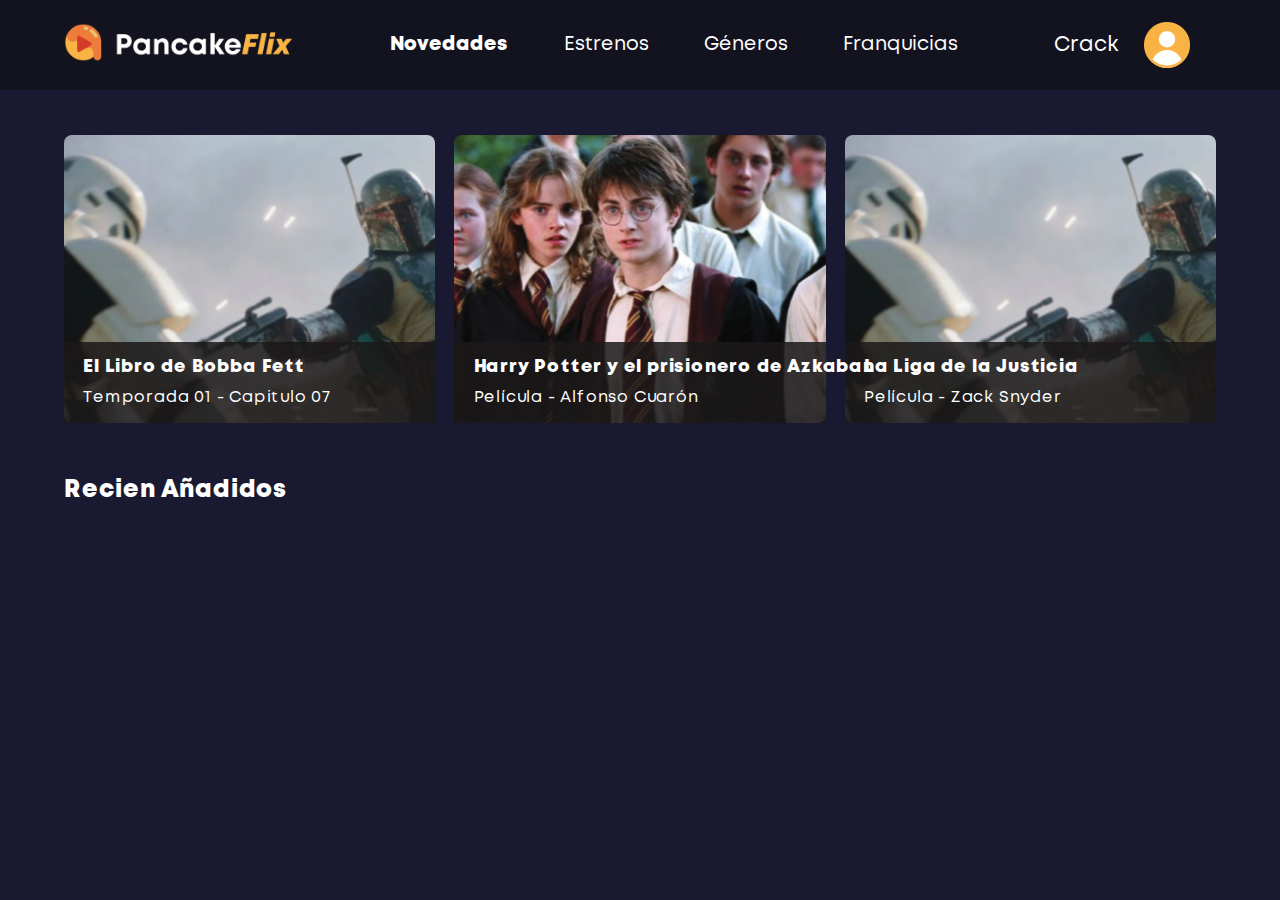
<file: index.html>
<!DOCTYPE html>
<html lang="en">
<head>
    <meta charset="UTF-8">
    <meta http-equiv="X-UA-Compatible" content="IE=edge">
    <meta name="viewport" content="width=device-width, initial-scale=1.0">
    <title>Pancakeflix</title>
    <link rel="stylesheet" href="./main.css">
    <link rel="icon" href="./imagenes/favicon.png">
</head>

<body>
    <header>
        <a href="./index.html"><img class="ig1" src="./imagenes/pancakeflix.png" alt=""></a>
        <div class="tec">
        <a class="señalado" href="./index.html">Novedades</a>
        <a href="./index.html">Estrenos</a>
        <a href="./index.html">Géneros</a>
        <a href="./franquicias.html">Franquicias</a>
        </div>    
        <!--<div class="buscador">
            <input type="text" placeholder="Buscar por nombre..." class="buscar_texto">
            <a href="" class="boton">
                <img src="./imagenes/buscar.png" alt="" class="buscar">
            </a>-->

        </div>
        <div class="usuario">
            <a href="*">Crack</a>
            <img src="./imagenes/usuario.png" alt="">
        </div>
    </header>
    <div class="pag">
        <div class="blanco"></div>

    
    <section>


        <div class="novedades">

            <div class="pel1">
                <a class="boba" href="./index.html"><div class="bfett"><div class="margen"></div></div>
                    <h3 class="bb1">El Libro de Bobba Fett</h3>
                        <p class="bb1p">Temporada 01 - Capitulo 07</p></a>

                <a class="hp3" href="./wizardingworld.html"><div class="hp3t"><div class="margen"></div></div>
                    <h3 class="bb1">Harry Potter y el prisionero de Azkaban</h3>
                        <p class="bb1p">Película - Alfonso Cuarón</p></a>
                
                <a class="lldlj" href="./index.html"><div class="lldljt"><div class="margen"></div></div>
                    <h3 class="bb1">La Liga de la Justicia</h3>
                        <p class="bb1p">Película - Zack Snyder</p></a>    
                </div>
        </div>
    </section>
    
    <div class="recien">
        <h2>Recien Añadidos</h2> 
    </div>
 
    <section class="grid">
        
    </section>

</body>
</html>
</file>
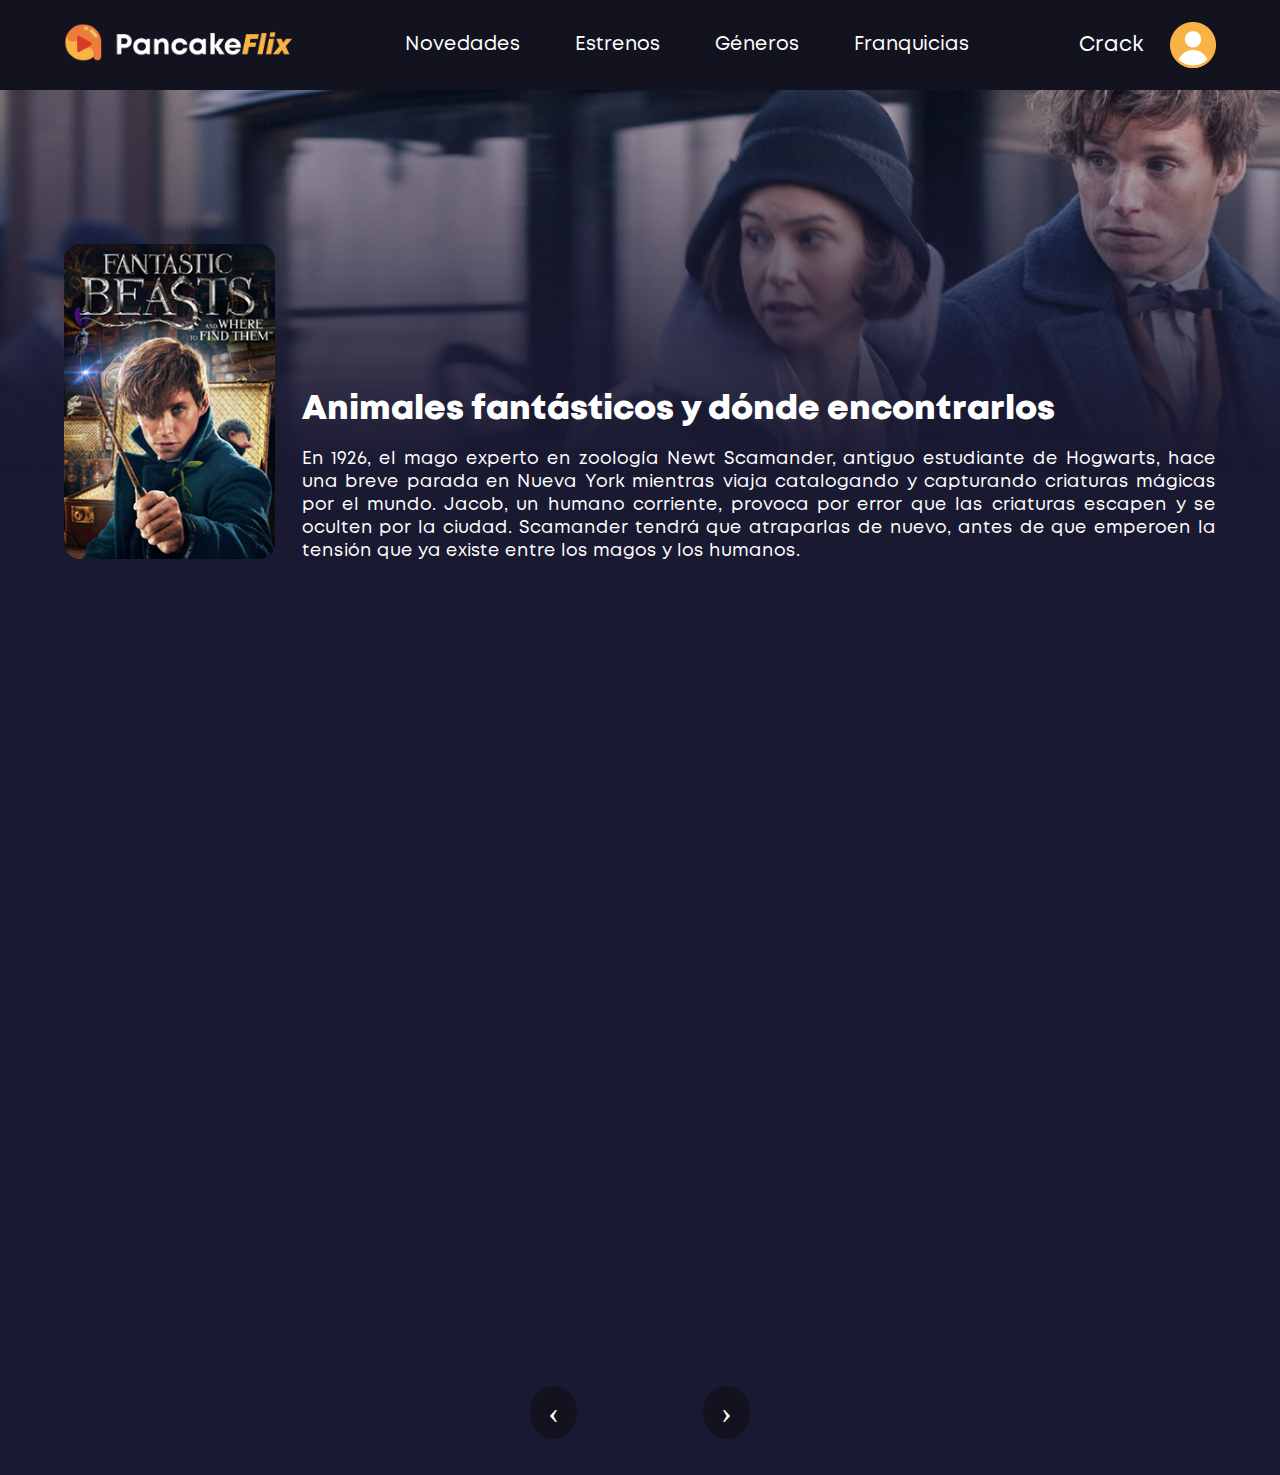
<file: afyde1.html>
<!DOCTYPE html>
<html lang="en">
<head>
    <meta charset="UTF-8">
    <meta http-equiv="X-UA-Compatible" content="IE=edge">
    <meta name="viewport" content="width=device-width, initial-scale=1.0">
    <title>Pancakeflix</title>
    <link rel="stylesheet" href="./afyde1.css">
    <link rel="icon" href="./imagenes/favicon.png">
</head>

<body>
    <header>
        <a href="./index.html"><img class="ig1" src="./imagenes/pancakeflix.png" alt=""></a>
        <div class="tec">
        <a href="./index.html">Novedades</a>
        <a href="./index.html">Estrenos</a>
        <a href="./index.html">Géneros</a>
        <a href="./franquicias.html">Franquicias</a>
        </div>    
        <!--<div class="buscador">
            <input type="text" placeholder="Buscar por nombre..." class="buscar_texto">
            <a href="" class="boton">
                <img src="./imagenes/buscar.png" alt="" class="buscar">
            </a>-->

        </div>
        <div class="usuario">
            <a href="*">Crack</a>
            <img src="./imagenes/usuario.png" alt="">
        </div>
    </header>
    <div class="pag">
        <div class="blanco"></div>

        <section class="banner">
            <div class="sinopsis">
                <div class="img">
                    <img src="./imagenes/WizardlyWorld/09.png" alt="">
                </div>
                <div class="texto">
                    <h2>Animales fantásticos y dónde encontrarlos</h2>
                    <p>En 1926, el mago experto en zoología Newt Scamander, antiguo estudiante de Hogwarts, hace una breve parada en Nueva York mientras viaja catalogando y capturando criaturas mágicas por el mundo. Jacob, un humano corriente, provoca por error que las criaturas escapen y se oculten por la ciudad. Scamander tendrá que atraparlas de nuevo, antes de que emperoen la tensión que ya existe entre los magos y los humanos.</p>
                </div>
        
            </div>
        
        </section>
        </div>
        
        <div class="reproductor">
            <iframe src="https://v2.zplayer.live/embed/tfrs89t00wfg" frameborder=0 scrolling=no width=640 height=360 allowfullscreen></iframe>
        </div>

        <div class="con">
            <a href="./hp8.html" class="previous round">&#8249;</a>
            <a href="./afyde2.html" class="next round">&#8250;</a>
        </div>
            
        </body>
        </html>
</file>
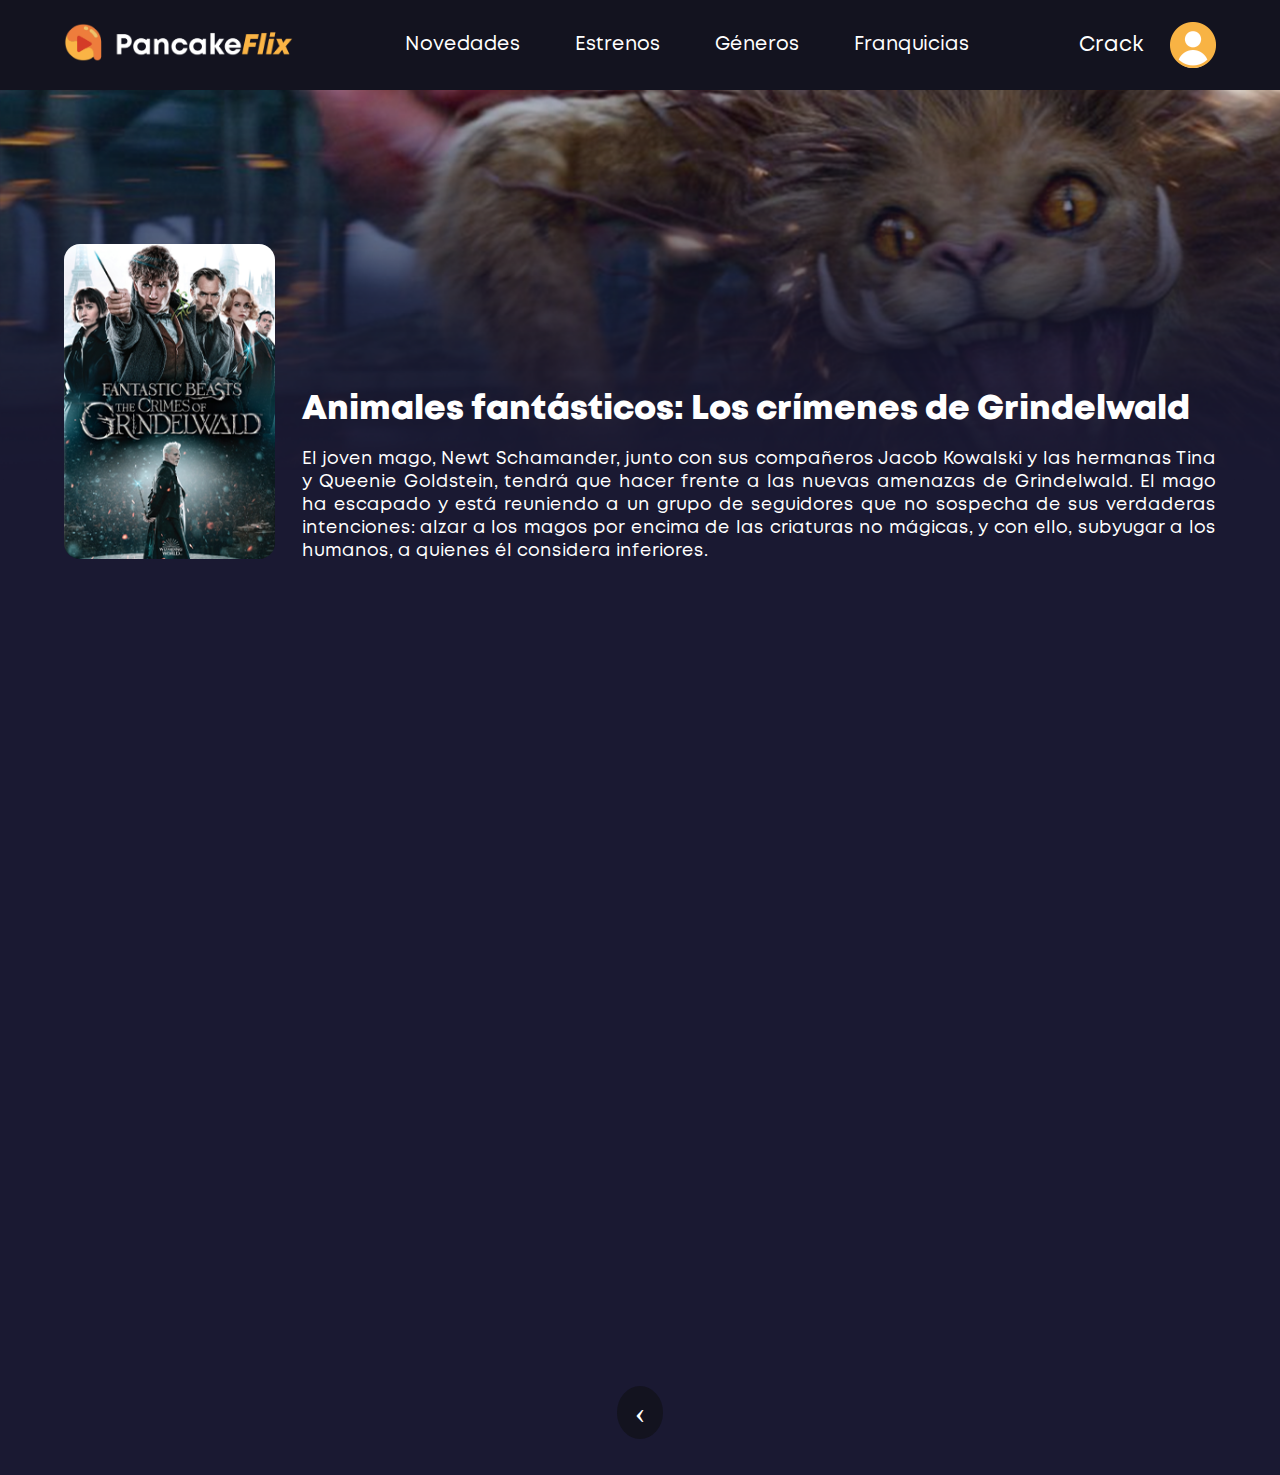
<file: afyde2.html>
<!DOCTYPE html>
<html lang="en">
<head>
    <meta charset="UTF-8">
    <meta http-equiv="X-UA-Compatible" content="IE=edge">
    <meta name="viewport" content="width=device-width, initial-scale=1.0">
    <title>Pancakeflix</title>
    <link rel="stylesheet" href="./afyde2.css">
    <link rel="icon" href="./imagenes/favicon.png">
</head>

<body>
    <header>
        <a href="./index.html"><img class="ig1" src="./imagenes/pancakeflix.png" alt=""></a>
        <div class="tec">
        <a href="./index.html">Novedades</a>
        <a href="./index.html">Estrenos</a>
        <a href="./index.html">Géneros</a>
        <a href="./franquicias.html">Franquicias</a>
        </div>    
        <!--<div class="buscador">
            <input type="text" placeholder="Buscar por nombre..." class="buscar_texto">
            <a href="" class="boton">
                <img src="./imagenes/buscar.png" alt="" class="buscar">
            </a>-->

        </div>
        <div class="usuario">
            <a href="*">Crack</a>
            <img src="./imagenes/usuario.png" alt="">
        </div>
    </header>
    <div class="pag">
        <div class="blanco"></div>

        <section class="banner">
            <div class="sinopsis">
                <div class="img">
                    <img src="./imagenes/WizardlyWorld/10.png" alt="">
                </div>
                <div class="texto">
                    <h2>Animales fantásticos: Los crímenes de Grindelwald</h2>
                    <p>El joven mago, Newt Schamander, junto con sus compañeros Jacob Kowalski y las hermanas Tina y Queenie Goldstein, tendrá que hacer frente a las nuevas amenazas de Grindelwald. El mago ha escapado y está reuniendo a un grupo de seguidores que no sospecha de sus verdaderas intenciones: alzar a los magos por encima de las criaturas no mágicas, y con ello, subyugar a los humanos, a quienes él considera inferiores.</p>
                </div>
        
            </div>
        
        </section>
        </div>
        
        <div class="reproductor">
            <iframe src="https://v2.zplayer.live/embed/tfrs89t00wfg" frameborder=0 scrolling=no width=640 height=360 allowfullscreen></iframe>
        </div>

        <div class="con">
            <a href="./afyde1.html" class="previous round">&#8249;</a>
            <!---<a href="./hp5.html" class="next round">&#8250;</a>--->
        </div>
            
        </body>
        </html>
</file>
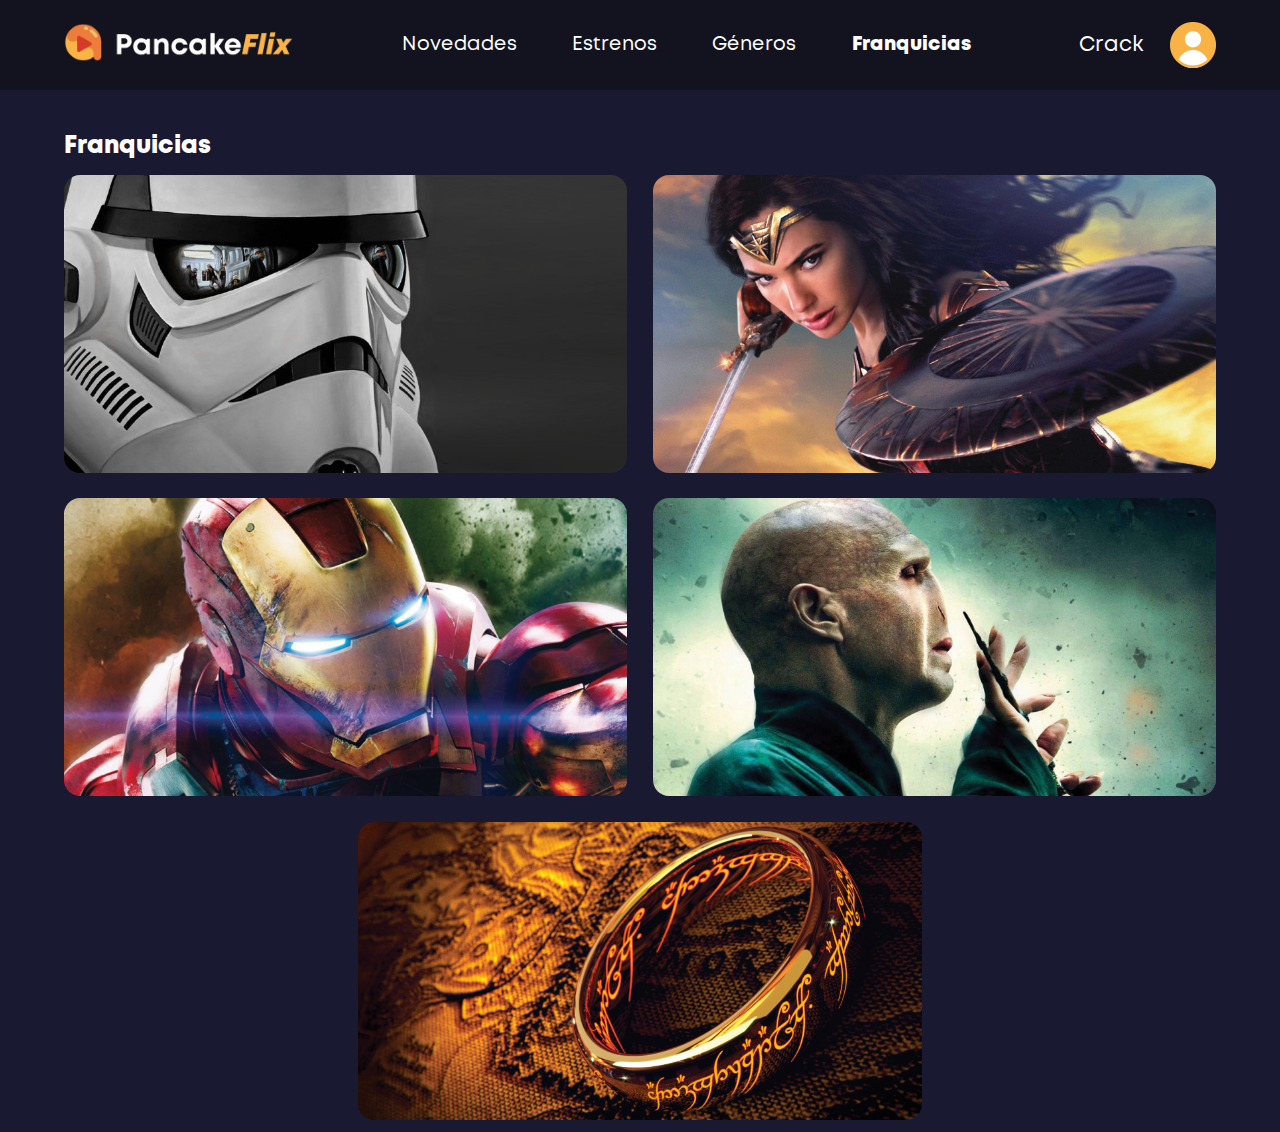
<file: franquicias.html>
<!DOCTYPE html>
<html lang="en">
<head>
    <meta charset="UTF-8">
    <meta http-equiv="X-UA-Compatible" content="IE=edge">
    <meta name="viewport" content="width=device-width, initial-scale=1.0">
    <title>Pancakeflix</title>
    <link rel="stylesheet" href="./franquicias.css">
    <link rel="icon" href="./imagenes/favicon.png">
</head>

<body>
    <header>
        <a href="./index.html"><img class="ig1" src="./imagenes/pancakeflix.png" alt=""></a>
        <div class="tec">
        <a href="./index.html">Novedades</a>
        <a href="./index.html">Estrenos</a>
        <a href="./index.html">Géneros</a>
        <a class="señalado" href="./franquicias.html">Franquicias</a>
        </div>    
        <!--<div class="buscador">
            <input type="text" placeholder="Buscar por nombre..." class="buscar_texto">
            <a href="" class="boton">
                <img src="./imagenes/buscar.png" alt="" class="buscar">
            </a>-->

        </div>
        <div class="usuario">
            <a href="*">Crack</a>
            <img src="./imagenes/usuario.png" alt="">
        </div>
    </header>
    <div class="pag">
        <div class="blanco"></div>

<section class="a1">
    <div class="franquicias">
        <div class="t1">
            <p>Franquicias</p>
        </div>
    </div>  
    <section>

        <div class="b1">

            <div class="c1">
                <a href="">
                <img src='./imagenes/Fran-starwars.png' width='100%' height='100%'>
                <p>Star Wars</p>
                </a>
            </div>

            <div class="c1">
                <a href="">
                <img src='./imagenes/fran-dcu.png' width='100%' height='100%'>
                <p>Universo DC</p>
                </a>
            </div>

            <div class="c1">
                <a href="">
                <img src='./imagenes/fran-marvel.png' width='100%' height='100%'>
                <div><p>Marvel</p></div>
                </a>
            </div>

            <div class="c1">
                <a href="./wizardingworld.html">
                <img src='./imagenes/fran-hp.png' width='100%' height='100%'>
                <p>Wizarding World</p>
                </a>
            </div>

            <div class="c1">
                <a href="">
                <img src='./imagenes/fran-lotr.png' width='100%' height='100%'>
                <p>La Tierra Media</p>
                </a>
            </div>
            


            
        </div> 
    </section>        
</section>
</file>
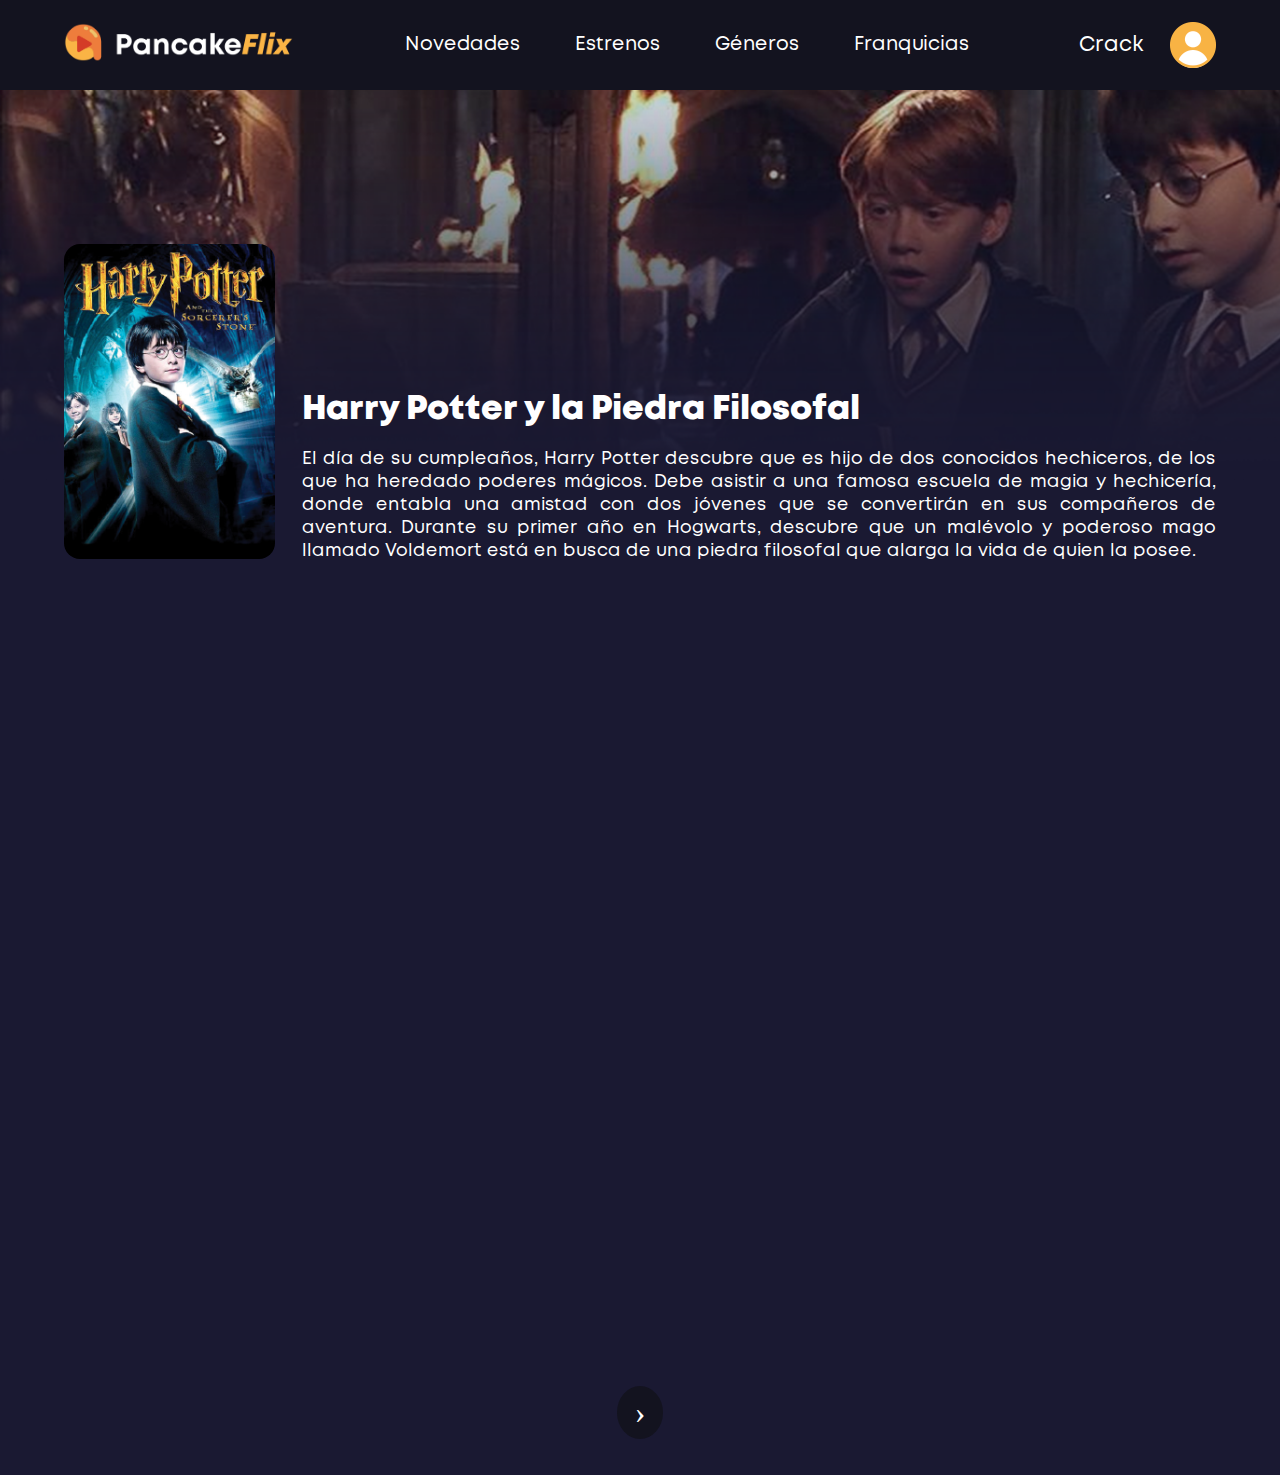
<file: hp1.html>
<!DOCTYPE html>
<html lang="en">
<head>
    <meta charset="UTF-8">
    <meta http-equiv="X-UA-Compatible" content="IE=edge">
    <meta name="viewport" content="width=device-width, initial-scale=1.0">
    <title>Pancakeflix</title>
    <link rel="stylesheet" href="./hp1.css">
    <link rel="icon" href="./imagenes/favicon.png">
</head>

<body>
    <header>
        <a href="./index.html"><img class="ig1" src="./imagenes/pancakeflix.png" alt=""></a>
        <div class="tec">
        <a href="./index.html">Novedades</a>
        <a href="./index.html">Estrenos</a>
        <a href="./index.html">Géneros</a>
        <a href="./franquicias.html">Franquicias</a>
        </div>    
        <!--<div class="buscador">
            <input type="text" placeholder="Buscar por nombre..." class="buscar_texto">
            <a href="" class="boton">
                <img src="./imagenes/buscar.png" alt="" class="buscar">
            </a>-->

        </div>
        <div class="usuario">
            <a href="*">Crack</a>
            <img src="./imagenes/usuario.png" alt="">
        </div>
    </header>
    <div class="pag">
        <div class="blanco"></div>

<section class="banner">
    <div class="sinopsis">
        <div class="img">
            <img src="./imagenes/peli-hp1.png" alt="">
        </div>
        <div class="texto">
            <h2>Harry Potter y la Piedra Filosofal</h2>
            <p>El día de su cumpleaños, Harry Potter descubre que es hijo de dos conocidos hechiceros, de los que ha heredado poderes mágicos. Debe asistir a una famosa escuela de magia y hechicería, donde entabla una amistad con dos jóvenes que se convertirán en sus compañeros de aventura. Durante su primer año en Hogwarts, descubre que un malévolo y poderoso mago llamado Voldemort está en busca de una piedra filosofal que alarga la vida de quien la posee.</p>
        </div>

    </div>

</section>
</div>

<div class="reproductor">
    <iframe src="https://v2.zplayer.live/embed/tfrs89t00wfg" frameborder=0 scrolling=no width=640 height=360 allowfullscreen></iframe>
</div>

<div class="con">
    <!---<a href="#" class="previous round">&#8249;</a>--->
    <a href="./hp2.html" class="next round">&#8250;</a>
</div>
    
</body>
</html>
</file>
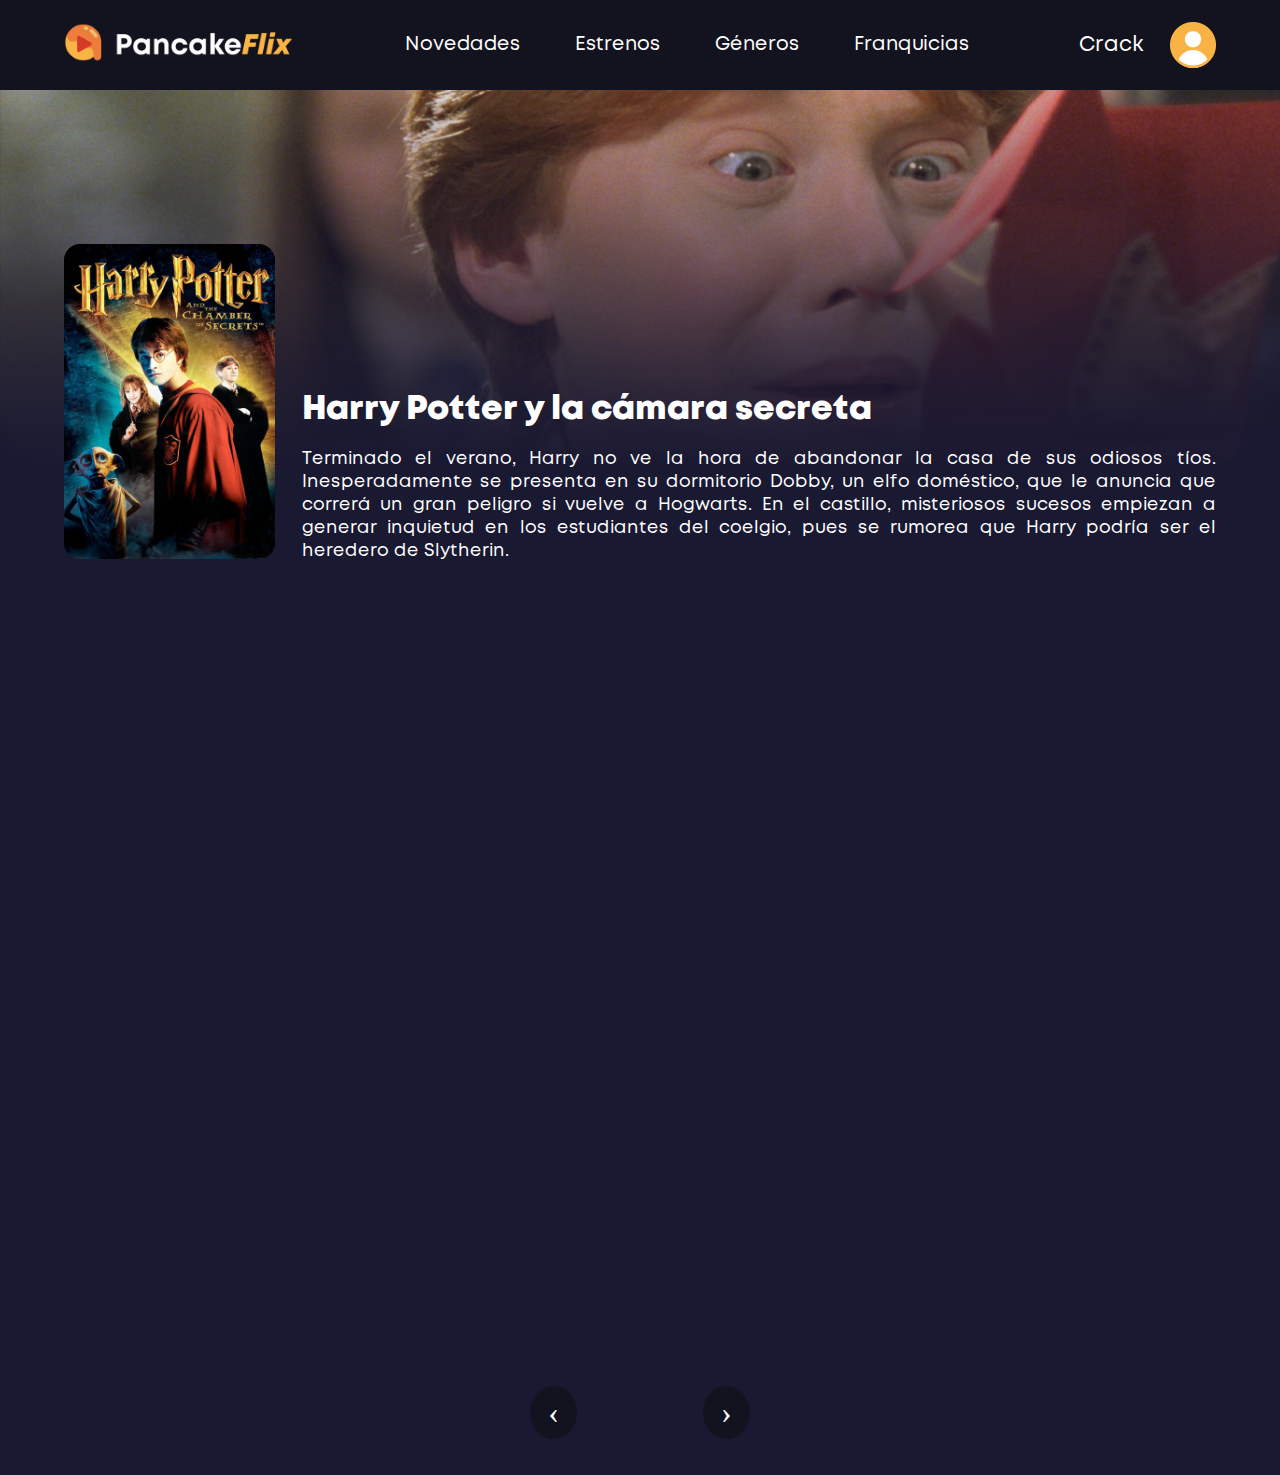
<file: hp2.html>
<!DOCTYPE html>
<html lang="en">
<head>
    <meta charset="UTF-8">
    <meta http-equiv="X-UA-Compatible" content="IE=edge">
    <meta name="viewport" content="width=device-width, initial-scale=1.0">
    <title>Pancakeflix</title>
    <link rel="stylesheet" href="./hp2.css">
    <link rel="icon" href="./imagenes/favicon.png">
</head>

<body>
    <header>
        <a href="./index.html"><img class="ig1" src="./imagenes/pancakeflix.png" alt=""></a>
        <div class="tec">
        <a href="./index.html">Novedades</a>
        <a href="./index.html">Estrenos</a>
        <a href="./index.html">Géneros</a>
        <a href="./franquicias.html">Franquicias</a>
        </div>    
        <!--<div class="buscador">
            <input type="text" placeholder="Buscar por nombre..." class="buscar_texto">
            <a href="" class="boton">
                <img src="./imagenes/buscar.png" alt="" class="buscar">
            </a>-->

        </div>
        <div class="usuario">
            <a href="*">Crack</a>
            <img src="./imagenes/usuario.png" alt="">
        </div>
    </header>
    <div class="pag">
        <div class="blanco"></div>

        <section class="banner">
            <div class="sinopsis">
                <div class="img">
                    <img src="./imagenes/WizardlyWorld/02.png" alt="">
                </div>
                <div class="texto">
                    <h2>Harry Potter y la cámara secreta</h2>
                    <p>Terminado el verano, Harry no ve la hora de abandonar la casa de sus odiosos tíos. Inesperadamente se presenta en su dormitorio Dobby, un elfo doméstico, que le anuncia que correrá un gran peligro si vuelve a Hogwarts. En el castillo, misteriosos sucesos empiezan a generar inquietud en los estudiantes del coelgio, pues se rumorea que Harry podría ser el heredero de Slytherin.</p>
                </div>
        
            </div>
        
        </section>
        </div>
        
        <div class="reproductor">
            <iframe src="https://v2.zplayer.live/embed/tfrs89t00wfg" frameborder=0 scrolling=no width=640 height=360 allowfullscreen></iframe>
        </div>
            
        <div class="con">
            <a href="./hp1.html" class="previous round">&#8249;</a>
            <a href="./hp3.html" class="next round">&#8250;</a>
        </div>

        </body>
        </html>
</file>
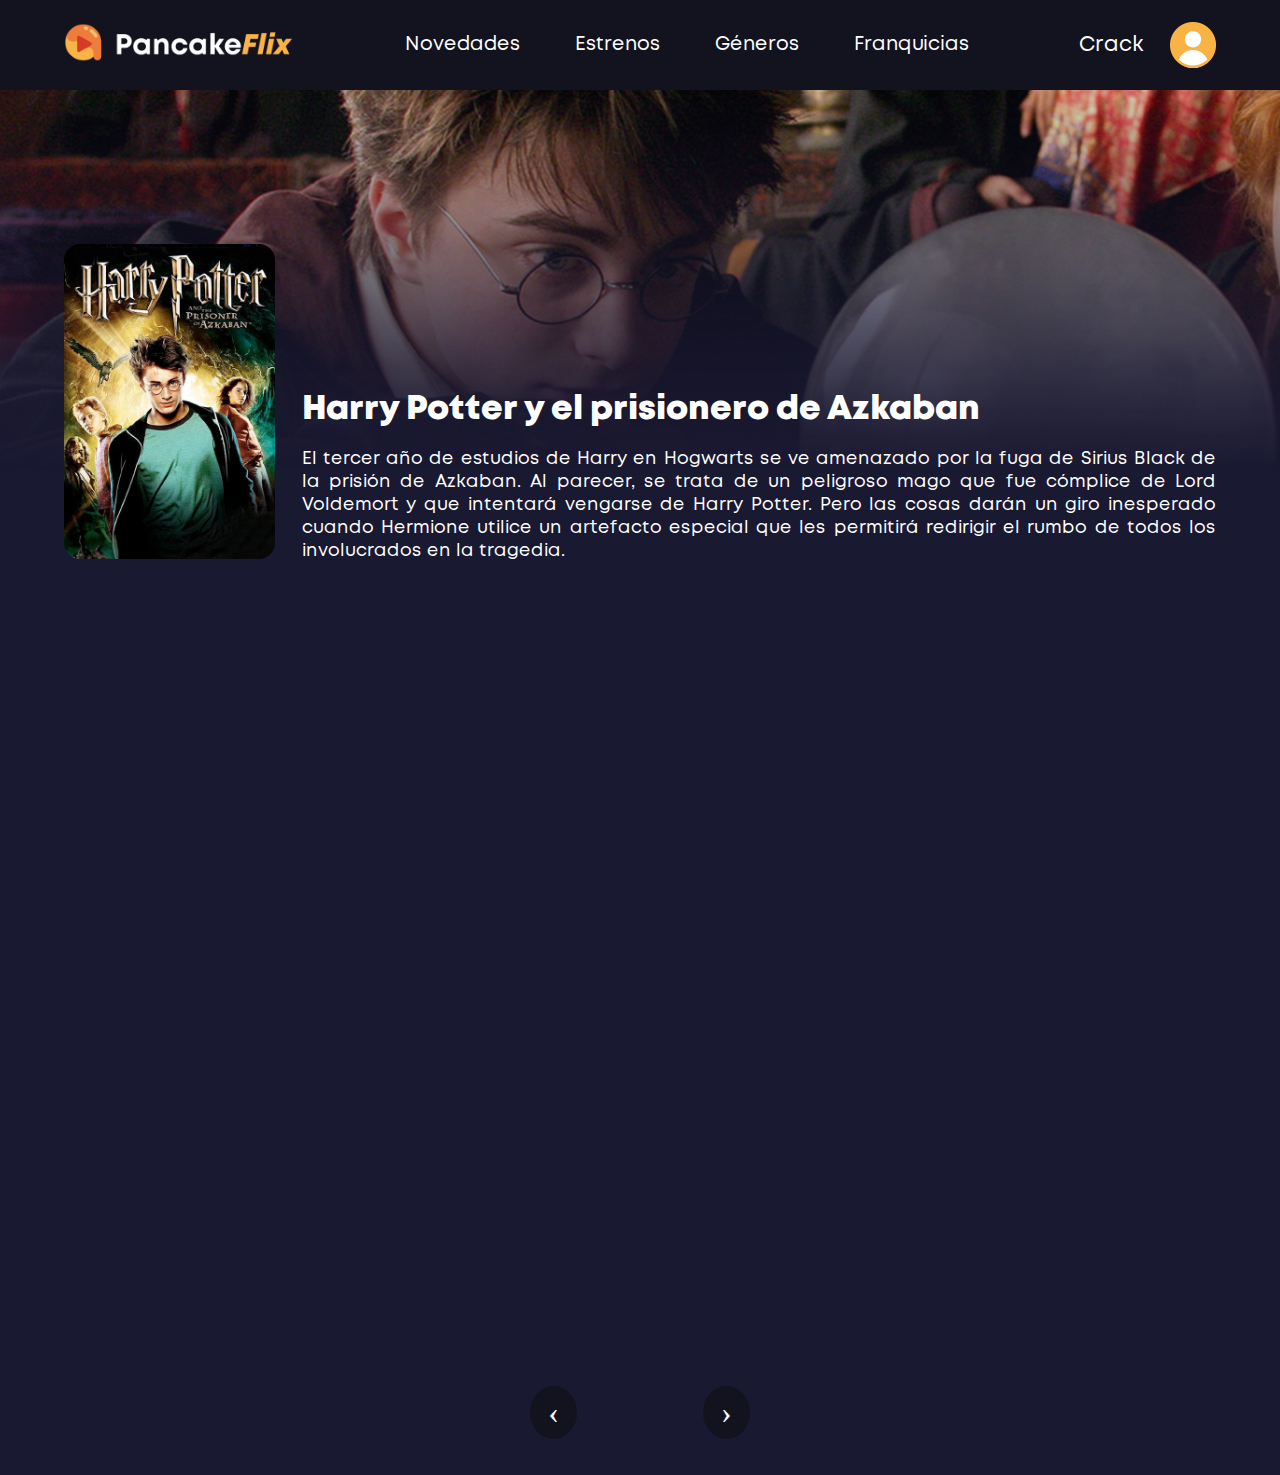
<file: hp3.html>
<!DOCTYPE html>
<html lang="en">
<head>
    <meta charset="UTF-8">
    <meta http-equiv="X-UA-Compatible" content="IE=edge">
    <meta name="viewport" content="width=device-width, initial-scale=1.0">
    <title>Pancakeflix</title>
    <link rel="stylesheet" href="./hp3.css">
    <link rel="icon" href="./imagenes/favicon.png">
</head>

<body>
    <header>
        <a href="./index.html"><img class="ig1" src="./imagenes/pancakeflix.png" alt=""></a>
        <div class="tec">
        <a href="./index.html">Novedades</a>
        <a href="./index.html">Estrenos</a>
        <a href="./index.html">Géneros</a>
        <a href="./franquicias.html">Franquicias</a>
        </div>    
        <!--<div class="buscador">
            <input type="text" placeholder="Buscar por nombre..." class="buscar_texto">
            <a href="" class="boton">
                <img src="./imagenes/buscar.png" alt="" class="buscar">
            </a>-->

        </div>
        <div class="usuario">
            <a href="*">Crack</a>
            <img src="./imagenes/usuario.png" alt="">
        </div>
    </header>
    <div class="pag">
        <div class="blanco"></div>

        <section class="banner">
            <div class="sinopsis">
                <div class="img">
                    <img src="./imagenes/WizardlyWorld/03.png" alt="">
                </div>
                <div class="texto">
                    <h2>Harry Potter y el prisionero de Azkaban</h2>
                    <p>El tercer año de estudios de Harry en Hogwarts se ve amenazado por la fuga de Sirius Black de la prisión de Azkaban. Al parecer, se trata de un peligroso mago que fue cómplice de Lord Voldemort y que intentará vengarse de Harry Potter. Pero las cosas darán un giro inesperado cuando Hermione utilice un artefacto especial que les permitirá redirigir el rumbo de todos los involucrados en la tragedia.</p>
                </div>
        
            </div>
        
        </section>
        </div>
        
        <div class="reproductor">
            <iframe src="https://v2.zplayer.live/embed/tfrs89t00wfg" frameborder=0 scrolling=no width=640 height=360 allowfullscreen></iframe>
        </div>
            
        <div class="con">
            <a href="./hp2.html" class="previous round">&#8249;</a>
            <a href="./hp4.html" class="next round">&#8250;</a>
        </div>

        </body>
        </html>
</file>
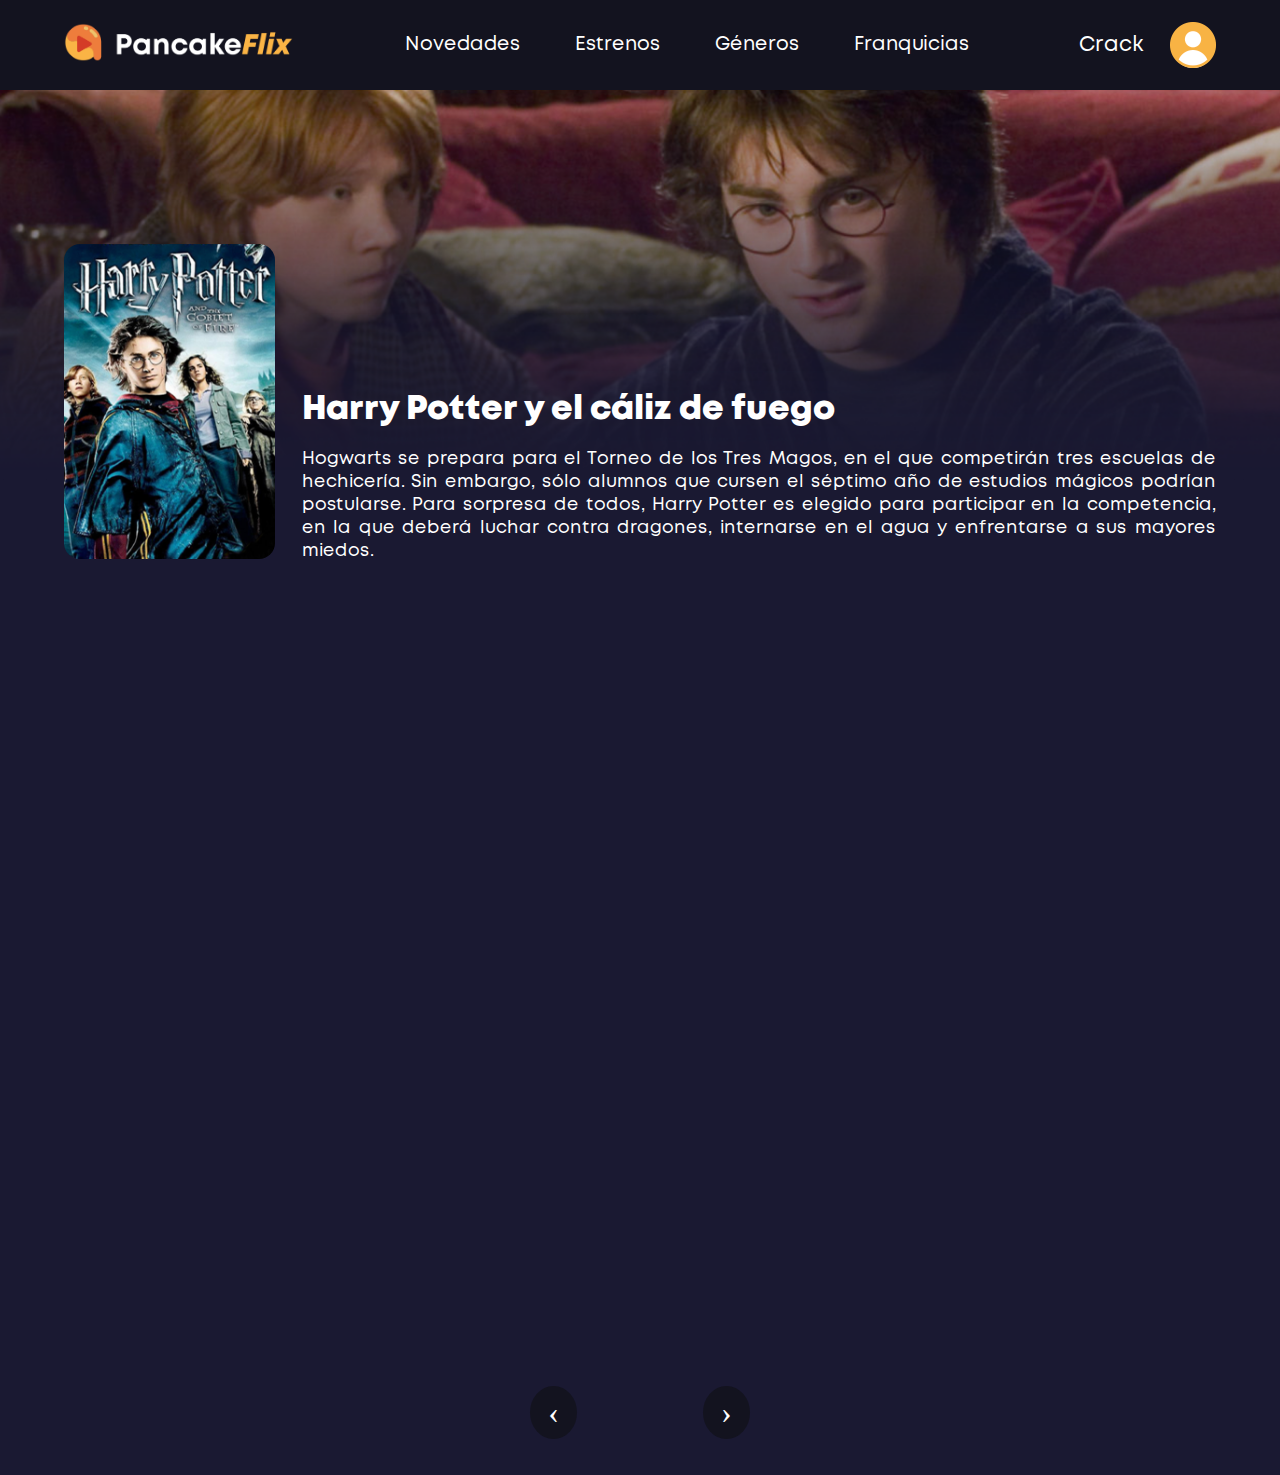
<file: hp4.html>
<!DOCTYPE html>
<html lang="en">
<head>
    <meta charset="UTF-8">
    <meta http-equiv="X-UA-Compatible" content="IE=edge">
    <meta name="viewport" content="width=device-width, initial-scale=1.0">
    <title>Pancakeflix</title>
    <link rel="stylesheet" href="./hp4.css">
    <link rel="icon" href="./imagenes/favicon.png">
</head>

<body>
    <header>
        <a href="./index.html"><img class="ig1" src="./imagenes/pancakeflix.png" alt=""></a>
        <div class="tec">
        <a href="./index.html">Novedades</a>
        <a href="./index.html">Estrenos</a>
        <a href="./index.html">Géneros</a>
        <a href="./franquicias.html">Franquicias</a>
        </div>    
        <!--<div class="buscador">
            <input type="text" placeholder="Buscar por nombre..." class="buscar_texto">
            <a href="" class="boton">
                <img src="./imagenes/buscar.png" alt="" class="buscar">
            </a>-->

        </div>
        <div class="usuario">
            <a href="*">Crack</a>
            <img src="./imagenes/usuario.png" alt="">
        </div>
    </header>
    <div class="pag">
        <div class="blanco"></div>

        <section class="banner">
            <div class="sinopsis">
                <div class="img">
                    <img src="./imagenes/WizardlyWorld/04.png" alt="">
                </div>
                <div class="texto">
                    <h2>Harry Potter y el cáliz de fuego</h2>
                    <p>Hogwarts se prepara para el Torneo de los Tres Magos, en el que competirán tres escuelas de hechicería. Sin embargo, sólo alumnos que cursen el séptimo año de estudios mágicos podrían postularse. Para sorpresa de todos, Harry Potter es elegido para participar en la competencia, en la que deberá luchar contra dragones, internarse en el agua y enfrentarse a sus mayores miedos.</p>
                </div>
        
            </div>
        
        </section>
        </div>
        
        <div class="reproductor">
            <iframe src="https://v2.zplayer.live/embed/tfrs89t00wfg" frameborder=0 scrolling=no width=640 height=360 allowfullscreen></iframe>
        </div>
            
        <div class="con">
            <a href="./hp3.html" class="previous round">&#8249;</a>
            <a href="./hp5.html" class="next round">&#8250;</a>
        </div>

        </body>
        </html>
</file>
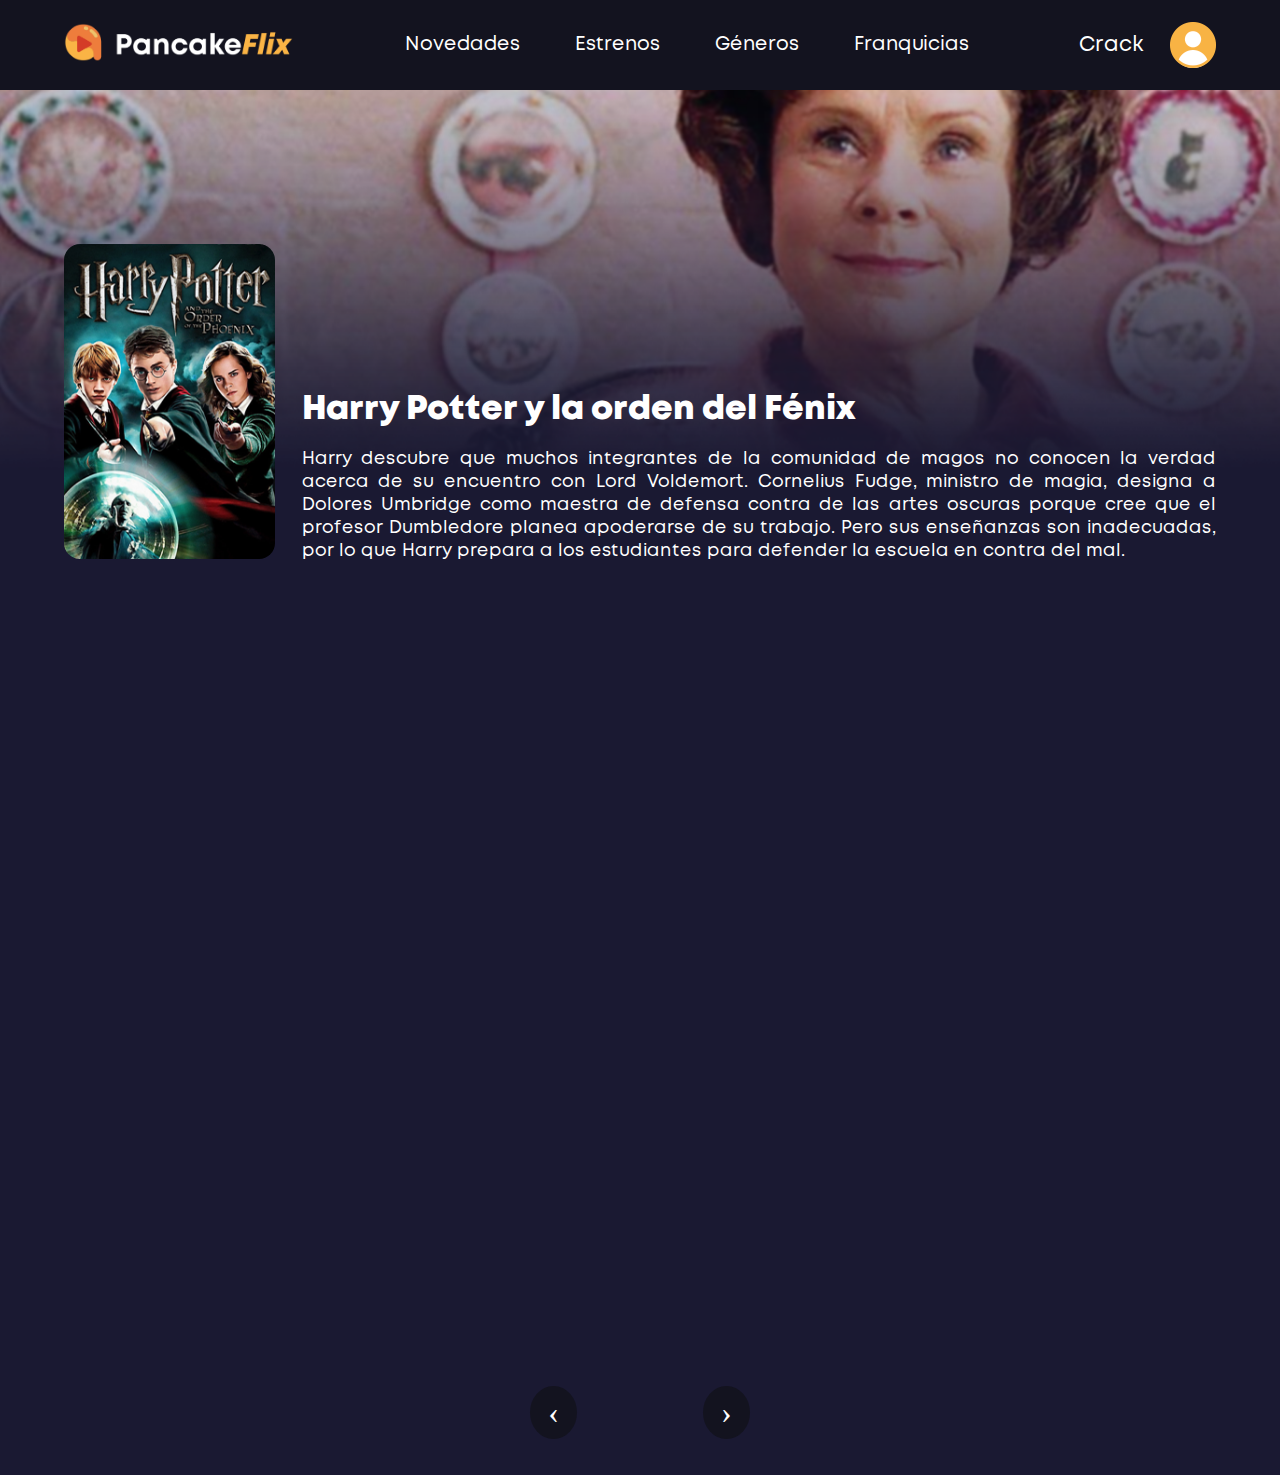
<file: hp5.html>
<!DOCTYPE html>
<html lang="en">
<head>
    <meta charset="UTF-8">
    <meta http-equiv="X-UA-Compatible" content="IE=edge">
    <meta name="viewport" content="width=device-width, initial-scale=1.0">
    <title>Pancakeflix</title>
    <link rel="stylesheet" href="./hp5.css">
    <link rel="icon" href="./imagenes/favicon.png">
</head>

<body>
    <header>
        <a href="./index.html"><img class="ig1" src="./imagenes/pancakeflix.png" alt=""></a>
        <div class="tec">
        <a href="./index.html">Novedades</a>
        <a href="./index.html">Estrenos</a>
        <a href="./index.html">Géneros</a>
        <a href="./franquicias.html">Franquicias</a>
        </div>    
        <!--<div class="buscador">
            <input type="text" placeholder="Buscar por nombre..." class="buscar_texto">
            <a href="" class="boton">
                <img src="./imagenes/buscar.png" alt="" class="buscar">
            </a>-->

        </div>
        <div class="usuario">
            <a href="*">Crack</a>
            <img src="./imagenes/usuario.png" alt="">
        </div>
    </header>
    <div class="pag">
        <div class="blanco"></div>

        <section class="banner">
            <div class="sinopsis">
                <div class="img">
                    <img src="./imagenes/WizardlyWorld/05.png" alt="">
                </div>
                <div class="texto">
                    <h2>Harry Potter y la orden del Fénix</h2>
                    <p>Harry descubre que muchos integrantes de la comunidad de magos no conocen la verdad acerca de su encuentro con Lord Voldemort. Cornelius Fudge, ministro de magia, designa a Dolores Umbridge como maestra de defensa contra de las artes oscuras porque cree que el profesor Dumbledore planea apoderarse de su trabajo. Pero sus enseñanzas son inadecuadas, por lo que Harry prepara a los estudiantes para defender la escuela en contra del mal.</p>
                </div>
        
            </div>
        
        </section>
        </div>
        
        <div class="reproductor">
            <iframe src="https://v2.zplayer.live/embed/tfrs89t00wfg" frameborder=0 scrolling=no width=640 height=360 allowfullscreen></iframe>
        </div>

        <div class="con">
            <a href="./hp4.html" class="previous round">&#8249;</a>
            <a href="./hp6.html" class="next round">&#8250;</a>
        </div>
            
        </body>
        </html>
</file>
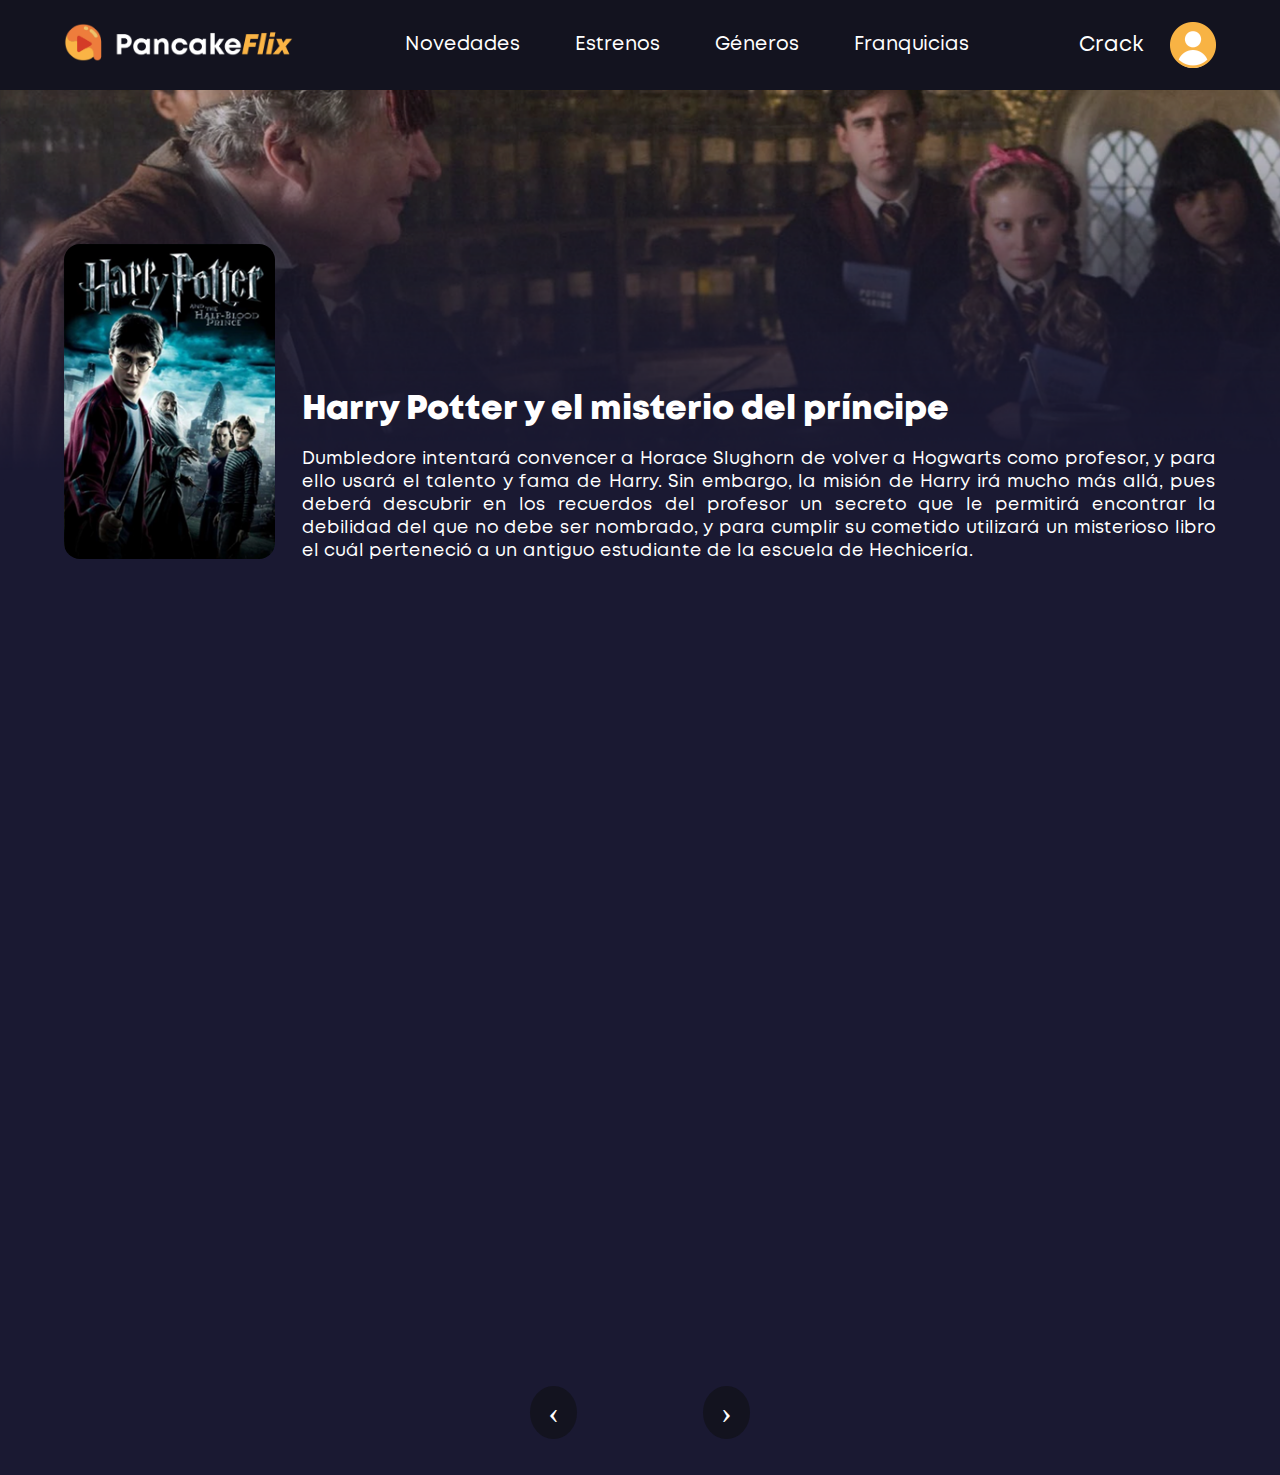
<file: hp6.html>
<!DOCTYPE html>
<html lang="en">
<head>
    <meta charset="UTF-8">
    <meta http-equiv="X-UA-Compatible" content="IE=edge">
    <meta name="viewport" content="width=device-width, initial-scale=1.0">
    <title>Pancakeflix</title>
    <link rel="stylesheet" href="./hp6.css">
    <link rel="icon" href="./imagenes/favicon.png">
</head>

<body>
    <header>
        <a href="./index.html"><img class="ig1" src="./imagenes/pancakeflix.png" alt=""></a>
        <div class="tec">
        <a href="./index.html">Novedades</a>
        <a href="./index.html">Estrenos</a>
        <a href="./index.html">Géneros</a>
        <a href="./franquicias.html">Franquicias</a>
        </div>    
        <!--<div class="buscador">
            <input type="text" placeholder="Buscar por nombre..." class="buscar_texto">
            <a href="" class="boton">
                <img src="./imagenes/buscar.png" alt="" class="buscar">
            </a>-->

        </div>
        <div class="usuario">
            <a href="*">Crack</a>
            <img src="./imagenes/usuario.png" alt="">
        </div>
    </header>
    <div class="pag">
        <div class="blanco"></div>

        <section class="banner">
            <div class="sinopsis">
                <div class="img">
                    <img src="./imagenes/WizardlyWorld/06.png" alt="">
                </div>
                <div class="texto">
                    <h2>Harry Potter y el misterio del príncipe</h2>
                    <p>Dumbledore intentará convencer a Horace Slughorn de volver a Hogwarts como profesor, y para ello usará el talento y fama de Harry. Sin embargo, la misión de Harry irá mucho más allá, pues deberá descubrir en los recuerdos del profesor un secreto que le permitirá encontrar la debilidad del que no debe ser nombrado, y para cumplir su cometido utilizará un misterioso libro el cuál perteneció a un antiguo estudiante de la escuela de Hechicería.</p>
                </div>
        
            </div>
        
        </section>
        </div>
        
        <div class="reproductor">
            <iframe src="https://v2.zplayer.live/embed/tfrs89t00wfg" frameborder=0 scrolling=no width=640 height=360 allowfullscreen></iframe>
        </div>
            
        <div class="con">
            <a href="./hp5.html" class="previous round">&#8249;</a>
            <a href="./hp7.html" class="next round">&#8250;</a>
        </div>

        </body>
        </html>
</file>
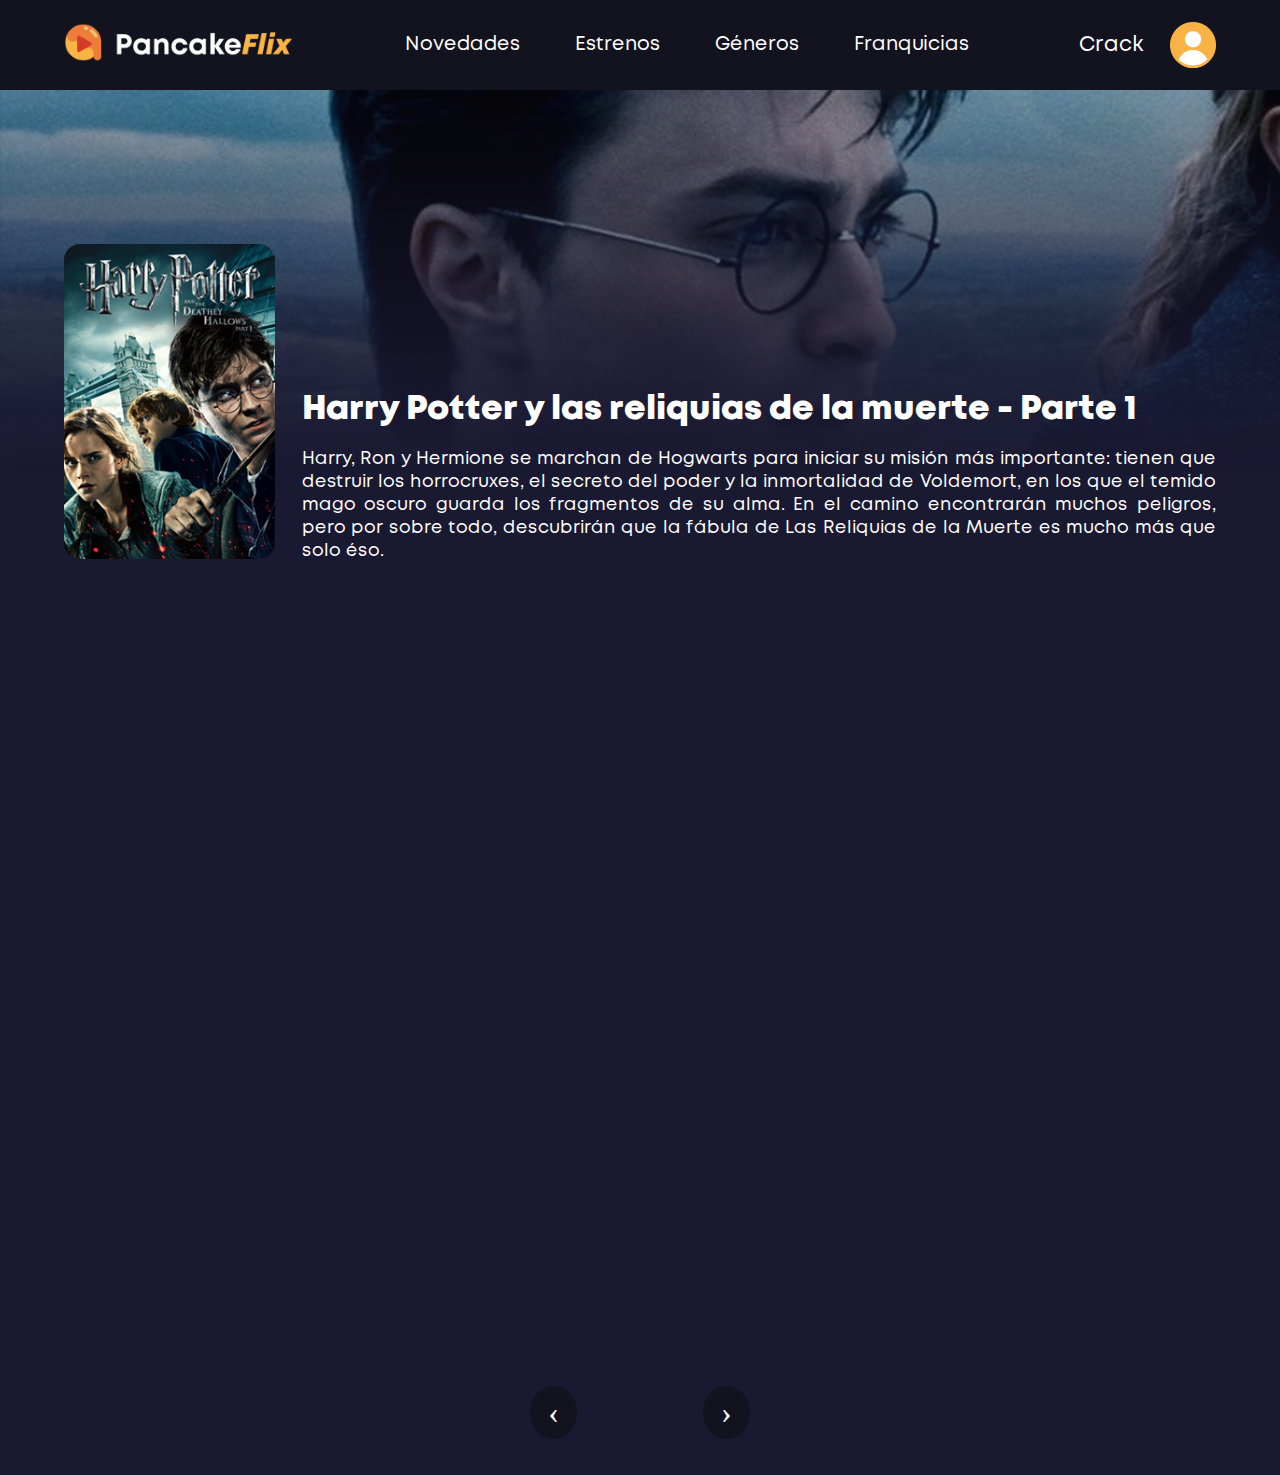
<file: hp7.html>
<!DOCTYPE html>
<html lang="en">
<head>
    <meta charset="UTF-8">
    <meta http-equiv="X-UA-Compatible" content="IE=edge">
    <meta name="viewport" content="width=device-width, initial-scale=1.0">
    <title>Pancakeflix</title>
    <link rel="stylesheet" href="./hp7.css">
    <link rel="icon" href="./imagenes/favicon.png">
</head>

<body>
    <header>
        <a href="./index.html"><img class="ig1" src="./imagenes/pancakeflix.png" alt=""></a>
        <div class="tec">
        <a href="./index.html">Novedades</a>
        <a href="./index.html">Estrenos</a>
        <a href="./index.html">Géneros</a>
        <a href="./franquicias.html">Franquicias</a>
        </div>    
        <!--<div class="buscador">
            <input type="text" placeholder="Buscar por nombre..." class="buscar_texto">
            <a href="" class="boton">
                <img src="./imagenes/buscar.png" alt="" class="buscar">
            </a>-->

        </div>
        <div class="usuario">
            <a href="*">Crack</a>
            <img src="./imagenes/usuario.png" alt="">
        </div>
    </header>
    <div class="pag">
        <div class="blanco"></div>

        <section class="banner">
            <div class="sinopsis">
                <div class="img">
                    <img src="./imagenes/WizardlyWorld/07.png" alt="">
                </div>
                <div class="texto">
                    <h2>Harry Potter y las reliquias de la muerte - Parte 1</h2>
                    <p>Harry, Ron y Hermione se marchan de Hogwarts para iniciar su misión más importante: tienen que destruir los horrocruxes, el secreto del poder y la inmortalidad de Voldemort, en los que el temido mago oscuro guarda los fragmentos de su alma. En el camino encontrarán muchos peligros, pero por sobre todo, descubrirán que la fábula de Las Reliquias de la Muerte es mucho más que solo éso.</p>
                </div>
        
            </div>
        
        </section>
        </div>
        
        <div class="reproductor">
            <iframe src="https://v2.zplayer.live/embed/tfrs89t00wfg" frameborder=0 scrolling=no width=640 height=360 allowfullscreen></iframe>
        </div>
            
        <div class="con">
            <a href="./hp6.html" class="previous round">&#8249;</a>
            <a href="./hp8.html" class="next round">&#8250;</a>
        </div>

        </body>
        </html>
</file>
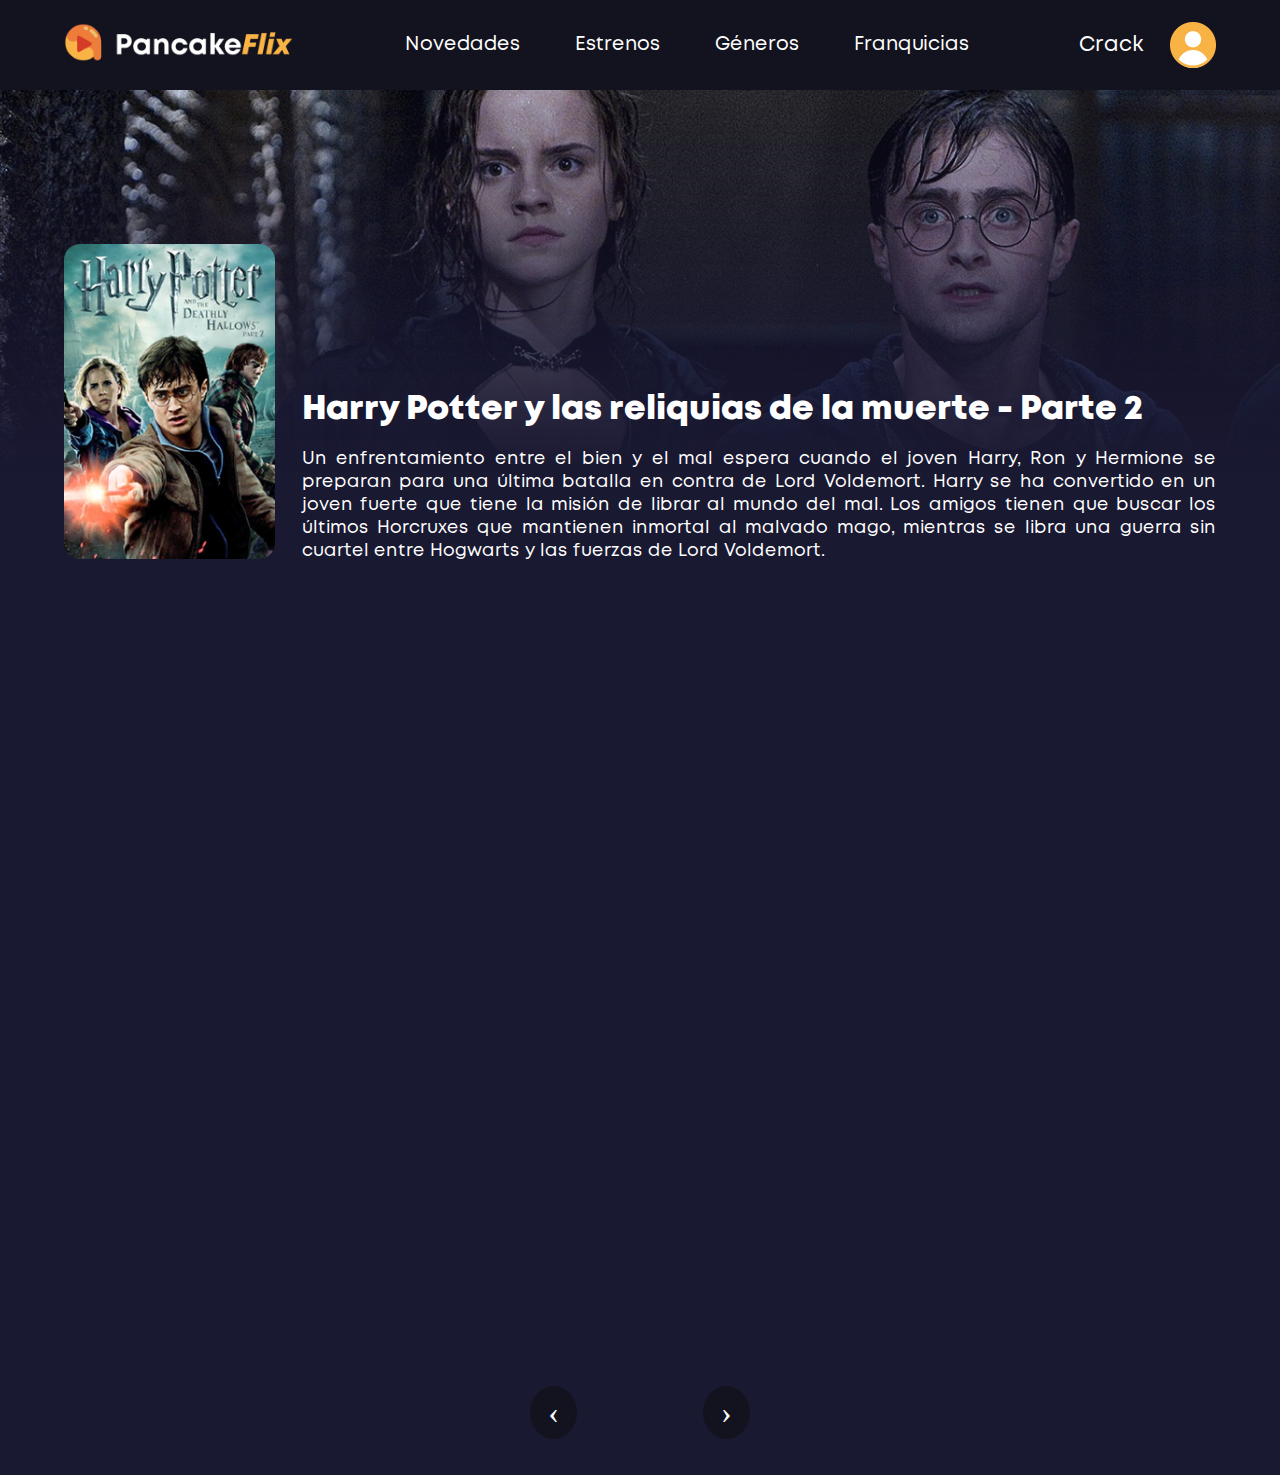
<file: hp8.html>
<!DOCTYPE html>
<html lang="en">
<head>
    <meta charset="UTF-8">
    <meta http-equiv="X-UA-Compatible" content="IE=edge">
    <meta name="viewport" content="width=device-width, initial-scale=1.0">
    <title>Pancakeflix</title>
    <link rel="stylesheet" href="./hp8.css">
    <link rel="icon" href="./imagenes/favicon.png">
</head>

<body>
    <header>
        <a href="./index.html"><img class="ig1" src="./imagenes/pancakeflix.png" alt=""></a>
        <div class="tec">
        <a href="./index.html">Novedades</a>
        <a href="./index.html">Estrenos</a>
        <a href="./index.html">Géneros</a>
        <a href="./franquicias.html">Franquicias</a>
        </div>    
        <!--<div class="buscador">
            <input type="text" placeholder="Buscar por nombre..." class="buscar_texto">
            <a href="" class="boton">
                <img src="./imagenes/buscar.png" alt="" class="buscar">
            </a>-->

        </div>
        <div class="usuario">
            <a href="*">Crack</a>
            <img src="./imagenes/usuario.png" alt="">
        </div>
    </header>
    <div class="pag">
        <div class="blanco"></div>

        <section class="banner">
            <div class="sinopsis">
                <div class="img">
                    <img src="./imagenes/WizardlyWorld/08.png" alt="">
                </div>
                <div class="texto">
                    <h2>Harry Potter y las reliquias de la muerte - Parte 2</h2>
                    <p>Un enfrentamiento entre el bien y el mal espera cuando el joven Harry, Ron y Hermione se preparan para una última batalla en contra de Lord Voldemort. Harry se ha convertido en un joven fuerte que tiene la misión de librar al mundo del mal. Los amigos tienen que buscar los últimos Horcruxes que mantienen inmortal al malvado mago, mientras se libra una guerra sin cuartel entre Hogwarts y las fuerzas de Lord Voldemort.</p>
                </div>
        
            </div>
        
        </section>
        </div>
        
        <div class="reproductor">
            <iframe src="https://v2.zplayer.live/embed/tfrs89t00wfg" frameborder=0 scrolling=no width=640 height=360 allowfullscreen></iframe>
        </div>

        <div class="con">
            <a href="./hp7.html" class="previous round">&#8249;</a>
            <a href="./afyde1.html" class="next round">&#8250;</a>
        </div>
            
        </body>
        </html>
</file>
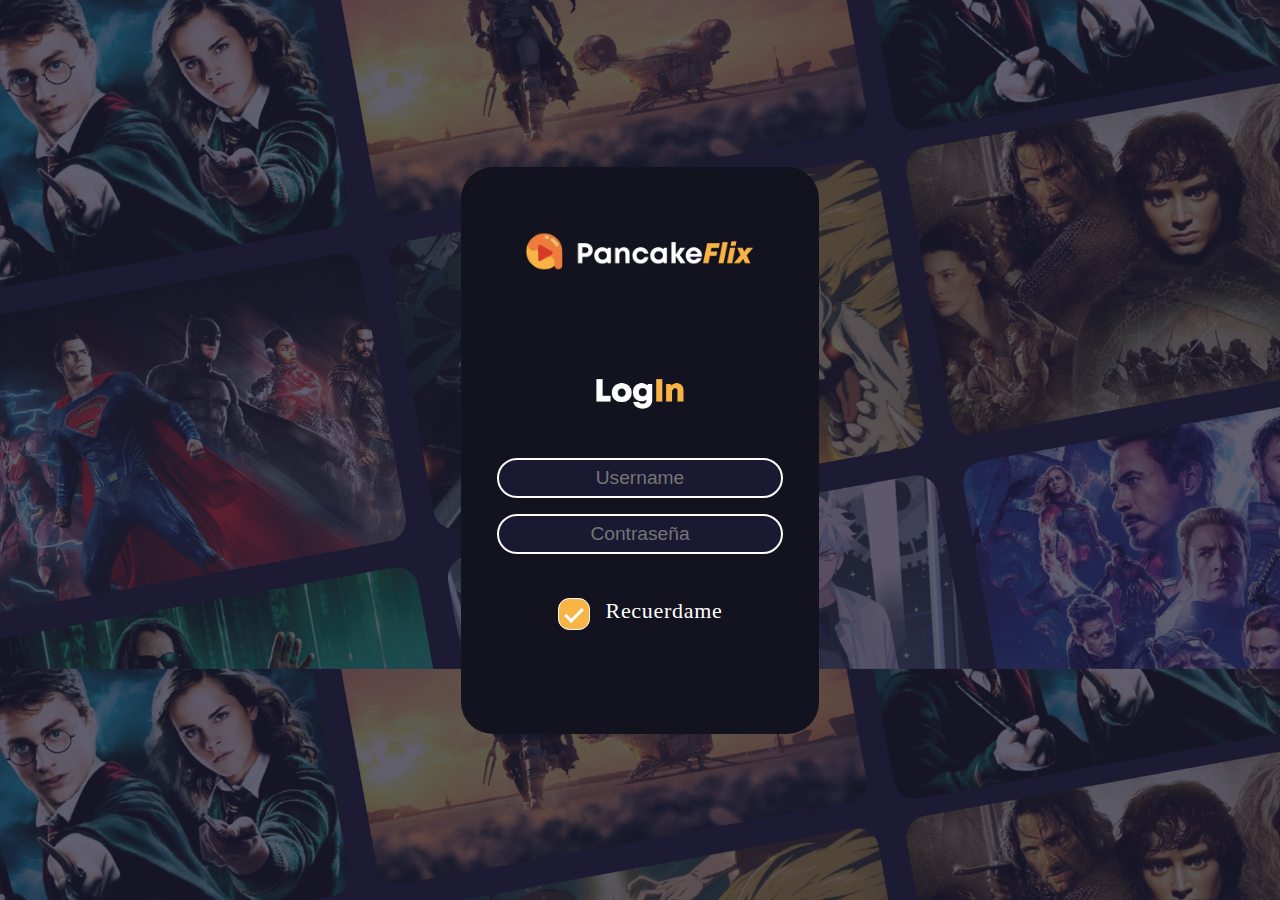
<file: login.html>
<!DOCTYPE html>
<html lang="en">
<head>
    <meta charset="UTF-8">
    <meta http-equiv="X-UA-Compatible" content="IE=edge">
    <meta name="viewport" content="width=device-width, initial-scale=1.0">
    <title>PancakeFlix</title>
    <link rel="stylesheet" href="./login.css">
    <link rel="icon" href="./imagenes/favicon.png">
</head>

<body>
    <section>
        <div class="cuadrado">
            <div class="top">
                <img src="./imagenes/pancakeflix.png" alt="">
            </div>
            <div class="login">
                <img src="./imagenes/login.png" alt="">
            </div>
            <div class="container">
                
                <input type="text" placeholder="Username" name="uname" required>
          
                
                <input type="password" placeholder="Contraseña" name="psw" required>
            </div>        
            <div class="recuerdame">  
                <label class="container"><p>Recuerdame</p> 
                    <input type="checkbox" checked="checked">
                    <span class="checkmark"></span>
                  </label>
              
        </div>
    </section>
</body>
</html>
</file>
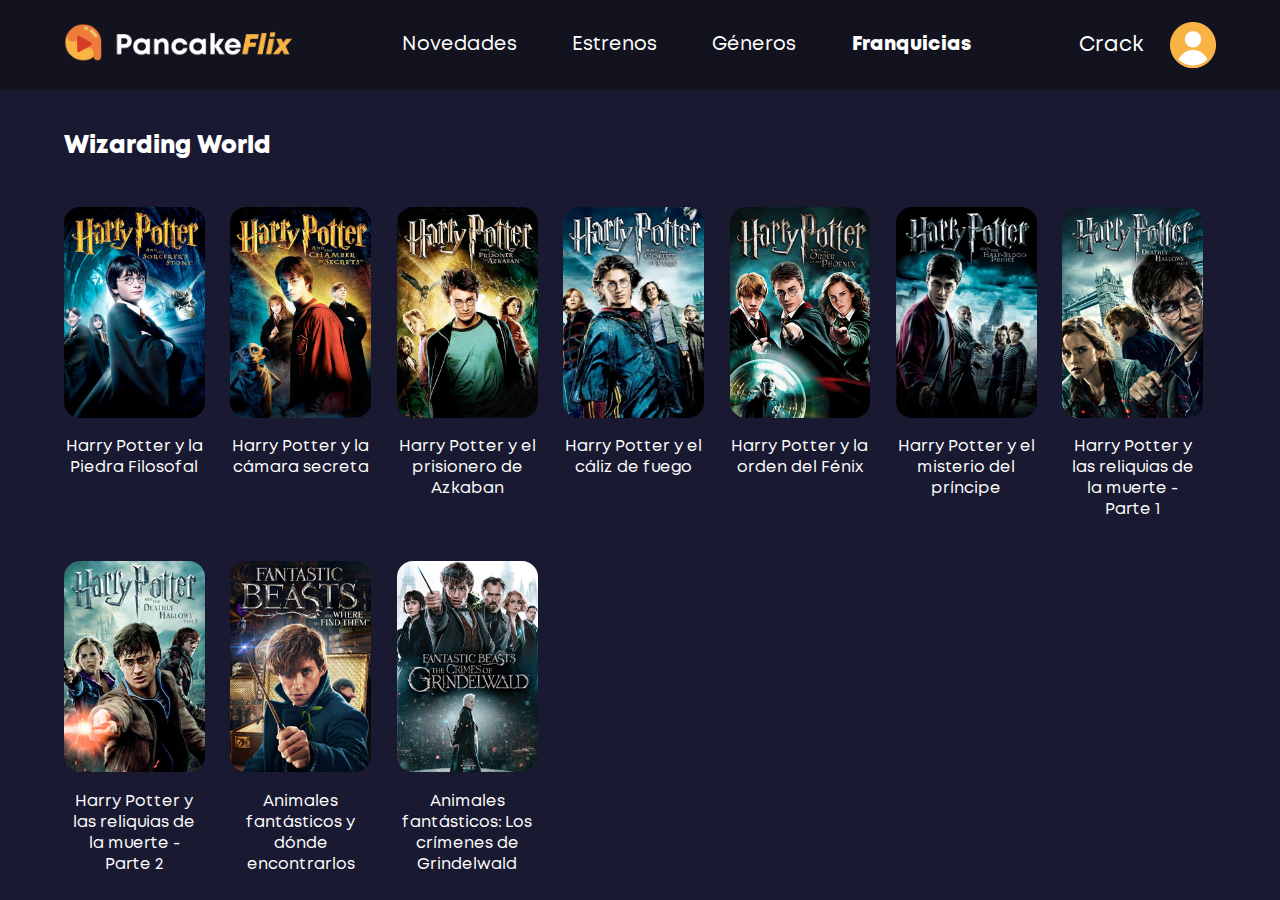
<file: wizardingworld.html>
<!DOCTYPE html>
<html lang="en">
<head>
    <meta charset="UTF-8">
    <meta http-equiv="X-UA-Compatible" content="IE=edge">
    <meta name="viewport" content="width=device-width, initial-scale=1.0">
    <title>Pancakeflix</title>
    <link rel="stylesheet" href="./wizardingworld.css">
    <link rel="icon" href="./imagenes/favicon.png">
</head>

<body>
    <header>
        <a href="./index.html"><img class="ig1" src="./imagenes/pancakeflix.png" alt=""></a>
        <div class="tec">
        <a href="./index.html">Novedades</a>
        <a href="./index.html">Estrenos</a>
        <a href="./index.html">Géneros</a>
        <a class="señalado" href="./franquicias.html">Franquicias</a>
        </div>    
        <!--<div class="buscador">
            <input type="text" placeholder="Buscar por nombre..." class="buscar_texto">
            <a href="" class="boton">
                <img src="./imagenes/buscar.png" alt="" class="buscar">
            </a>-->

        </div>
        <div class="usuario">
            <a href="*">Crack</a>
            <img src="./imagenes/usuario.png" alt="">
        </div>
    </header>
    <div class="pag">
        <div class="blanco"></div>

    <div class="franquicias">
        <div class="t1">
            <p>Wizarding World</p>
        </div>
    </div> 

<div class="b1">

    <div class="c1">
        <a href="./hp1.html">
        <img src='./imagenes/WizardlyWorld/01.png' >
        <p>Harry Potter y la Piedra Filosofal</p>
        </a>
    </div>

    <div class="c1">
        <a href="./hp2.html">
        <img src='./imagenes/WizardlyWorld/02.png' >
        <p>Harry Potter y la cámara secreta</p>
        </a>
    </div>

    <div class="c1">
        <a href="./hp3.html">
        <img src='./imagenes/WizardlyWorld/03.png' >
        <p>Harry Potter y el prisionero de Azkaban</p>
        </a>
    </div>

    <div class="c1">
        <a href="./hp4.html">
        <img src='./imagenes/WizardlyWorld/04.png' >
        <p>Harry Potter y el cáliz de fuego</p>
        </a>
    </div>

    <div class="c1">
        <a href="./hp5.html">
        <img src='./imagenes/WizardlyWorld/05.png' >
        <p>Harry Potter y la orden del Fénix</p>
        </a>
    </div>

    <div class="c1">
        <a href="./hp6.html">
        <img src='./imagenes/WizardlyWorld/06.png' >
        <p>Harry Potter y el misterio del príncipe</p>
        </a>
    </div>

    <div class="c1">
        <a href="./hp7.html">
        <img src='./imagenes/WizardlyWorld/07.png' >
        <p>Harry Potter y las reliquias de la muerte - Parte 1</p>
        </a>
    </div>

    <div class="c1">
        <a href="./hp8.html">
        <img src='./imagenes/WizardlyWorld/08.png' >
        <p>Harry Potter y las reliquias de la muerte - Parte 2</p>
        </a>
    </div>
    
    <div class="c1">
        <a href="./afyde1.html">
        <img src='./imagenes/WizardlyWorld/09.png' >
        <p>Animales fantásticos y dónde encontrarlos</p>
        </a>
    </div>

    <div class="c1">
        <a href="./afyde2.html">
        <img src='./imagenes/WizardlyWorld/10.png' >
        <p>Animales fantásticos: Los crímenes de Grindelwald</p>
        </a>
    </div>

</div>
</file>
<file: main.css>
*{
    box-sizing: border-box;
    padding: 0;
    margin: 0;
}


@font-face {
    font-family: "Mont";
    src: url('./font/montregular/Mont-Regular.woff2') format('woff2'),
      url('./font/montregular/Mont-Regular.woff') format('woff');
    font-style: normal;
    font-weight: normal;
  }

@font-face {
    font-family: "Mont heavy";
    src: url('./font/montheavy/Mont-Heavy.woff2') format('woff2'),
      url('./font/montheavy/Mont-Heavy.woff') format('woff');
    font-style: normal;
    font-weight: normal;
  }

                

body{
    background-color:  #1A1932;
}

header{
    position: fixed;
    height: 10vh;
    width: 100vw;
    background-color:  #13131F;
    z-index: 4;
    display: flex;
    align-items: center;
    justify-content: space-between;
}

.tec{
    font-family: "Mont";
}

header a{
    text-decoration: none;
    color: #fff;
    font-size: 1.2rem;
    margin: 0 2vw 0 2vw;

}

.señalado{
    font-family: "Mont Heavy";
}

header .ig1{
    width: 18vw;
    margin-left: 3vw;
}


.buscador{
    display: flex;
    align-items: center;
    justify-content: center;
    
}

.buscar_texto{
    margin-left: 4rem;
    background-color:  #1A1932;
    height: 2.5rem;
    width: 20vw;
    color: #fff;
    font-size: 1.2rem;
    border: 2px solid #fff;
    border-radius: 2rem;
    padding: 1rem;
}

.boton{
    display: flex;
    align-items: center;
    justify-content: center;
}

.buscador img{
    width: 1.8vw;
    position: relative;
    left: -65px;
}

.usuario{
    display: flex;
    align-items: center;
    justify-content: flex-end;
    margin-right: 5vw;
}

.usuario a{
    font-size: 1.3rem;
    font-family: "Mont";
    font-weight: 600;

}

.usuario img{
    padding-right: 2vw;
}

.pag{
    width: 100vw;
    height: 60vh;
}

.blanco{
    width: 100vw;
    height: 10vh;
}


.novedades{
    width: 100vw;
    display: flex;
    align-items: center;    
    justify-content: center;
}

.novedades .pel1{
    margin-top: 5vh;
    width: 90vw;
    display: flex;
    align-items: center;
    justify-content: space-between;
}


.bfett{
    width: 29vw;
    height: 32vh;
    background-image: url(./imagenes/fotos\ \(1\).png);
    background-size: cover;
    border-radius: 0.5rem;
    display: flex;
    align-items: flex-end;
    justify-content: center;
}

.hp3t{
    width: 29vw;
    height: 32vh;
    background-image: url(./imagenes/fotos\ \(2\).png);
    background-size: cover;
    border-radius: 0.5rem;
    display: flex;
    align-items: flex-end;
    justify-content: center;
}

.lldljt{
    width: 29vw;
    height: 32vh;
    background-image: url(./imagenes/fotos\ \(1\).png);
    background-size: cover;
    border-radius: 0.5rem;
    display: flex;
    align-items: flex-end;
    justify-content: center;
}

.margen{
    width: 100%;
    height: 9vh;
    background-color: rgba(27, 25, 25, 0.856) ;   
}

.pel1 h3{
    position: absolute;
    margin-top: -7.5vh;
    margin-left: 1.5vw;
    color: #fff;
    font-size: 1.1rem;
    font-family: "Mont Heavy";
    letter-spacing: 0.8px;
}

.pel1 p{
    position: absolute;
    margin-top: -4vh;
    margin-left: 1.5vw;
    color: #fff;
    font-size: 1rem;
    font-family: "Mont";
    letter-spacing: 0.8px;
}

.recien{
    height: 15vh;
    color: #fff;
    margin-left: 5vw;
    display: flex;
    align-items: center;
    justify-content: baseline;
    font-size: 1.3;
    font-family: "mont heavy";
    letter-spacing: 0.8px;
}

.grid {
    display: grid;
    grid-template-columns: 5vh 12.7vh 12.7vh 12.7vh 12.7vh 12.7vh 12.7vh 12.7vh 5vh;
    grid-template-rows: 30vh;
    
  }
</file>
<file: afyde1.css>
*{
    box-sizing: border-box;
    padding: 0;
    margin: 0;
}


@font-face {
    font-family: "Mont";
    src: url('./font/montregular/Mont-Regular.woff2') format('woff2'),
      url('./font/montregular/Mont-Regular.woff') format('woff');
    font-style: normal;
    font-weight: normal;
  }

@font-face {
    font-family: "Mont heavy";
    src: url('./font/montheavy/Mont-Heavy.woff2') format('woff2'),
      url('./font/montheavy/Mont-Heavy.woff') format('woff');
    font-style: normal;
    font-weight: normal;
  }

                

body{
    background-color:  #1A1932;
}

header{
    position: fixed;
    height: 10vh;
    width: 100vw;
    background-color:  #13131F;
    z-index: 4;
    display: flex;
    align-items: center;
    justify-content: space-between;
}

.tec{
    font-family: "Mont";
}

header a{
    text-decoration: none;
    color: #fff;
    font-size: 1.2rem;
    margin: 0 2vw 0 2vw;

}

.señalado{
    font-family: "Mont Heavy";
}

header .ig1{
    width: 18vw;
    margin-left: 3vw;
}


.buscador{
    display: flex;
    align-items: center;
    justify-content: center;
    
}

.buscar_texto{
    margin-left: 4rem;
    background-color:  #1A1932;
    height: 2.5rem;
    width: 20vw;
    color: #fff;
    font-size: 1.2rem;
    border: 2px solid #fff;
    border-radius: 2rem;
    padding: 1rem;
}

.boton{
    display: flex;
    align-items: center;
    justify-content: center;
}

.buscador img{
    width: 1.8vw;
    position: relative;
    left: -65px;
}

.usuario{
    display: flex;
    align-items: center;
    justify-content: flex-end;
    margin-right: 5vw;
}

.usuario a{
    font-size: 1.3rem;
    font-family: "Mont";
    font-weight: 600;

}

.blanco{
    height: 10vh;
}

.banner{
    width: 100%;
    height: 45vh;
    display: flex;
    align-items: center;
    justify-content: center;
    background-image: url(./imagenes/WizardlyWorld/banners/09.png);
    background-size: cover;  
}

.banner img{
    height: 35vh;
    border-radius: 1rem;
}

.sinopsis{
    width: 90%;
    height: 50vh;    
    margin-top: 10vh;
    display: flex;
    align-items: flex-end;
}
 
.texto{
    color: #fff;
    margin: 0 0vh 0vh 3vh;
}
.texto h2{
    font-family: "Mont Heavy";
    font-size: 2.1rem;
    margin-bottom: 1rem;
}

.texto p{
    font-family: "Mont";
    font-size: 1.1rem;
    text-align: justify;
}

.reproductor{
    width: 100%;
    height: 100vh;
    display: flex;
    align-items: center;
    justify-content: center;
    margin-top: 5vh;
}

.reproductor iframe{
    width: 90vw;
    height: 80vh;
}

.con{
    width: 100%;
    display: flex;
    align-items: center;
    justify-content: center;
    font-size: 2rem;
}

.con a {
    text-decoration: none;
    display: inline-block;
    padding: 8px 18px;
    margin: -6vh 7vh 4vh 7vh;
}
  
 .con a:hover {
    background-color: #ddd;
    color: black;
  }
  
  .previous {
    background-color:  #13131F;
    color: #fff;
  }
  
  .next {
    background-color:  #13131F    ;
    color: white;
  }
  
  .round {
    border-radius: 50%;
  }
</file>
<file: afyde2.css>
*{
    box-sizing: border-box;
    padding: 0;
    margin: 0;
}


@font-face {
    font-family: "Mont";
    src: url('./font/montregular/Mont-Regular.woff2') format('woff2'),
      url('./font/montregular/Mont-Regular.woff') format('woff');
    font-style: normal;
    font-weight: normal;
  }

@font-face {
    font-family: "Mont heavy";
    src: url('./font/montheavy/Mont-Heavy.woff2') format('woff2'),
      url('./font/montheavy/Mont-Heavy.woff') format('woff');
    font-style: normal;
    font-weight: normal;
  }

                

body{
    background-color:  #1A1932;
}

header{
    position: fixed;
    height: 10vh;
    width: 100vw;
    background-color:  #13131F;
    z-index: 4;
    display: flex;
    align-items: center;
    justify-content: space-between;
}

.tec{
    font-family: "Mont";
}

header a{
    text-decoration: none;
    color: #fff;
    font-size: 1.2rem;
    margin: 0 2vw 0 2vw;

}

.señalado{
    font-family: "Mont Heavy";
}

header .ig1{
    width: 18vw;
    margin-left: 3vw;
}


.buscador{
    display: flex;
    align-items: center;
    justify-content: center;
    
}

.buscar_texto{
    margin-left: 4rem;
    background-color:  #1A1932;
    height: 2.5rem;
    width: 20vw;
    color: #fff;
    font-size: 1.2rem;
    border: 2px solid #fff;
    border-radius: 2rem;
    padding: 1rem;
}

.boton{
    display: flex;
    align-items: center;
    justify-content: center;
}

.buscador img{
    width: 1.8vw;
    position: relative;
    left: -65px;
}

.usuario{
    display: flex;
    align-items: center;
    justify-content: flex-end;
    margin-right: 5vw;
}

.usuario a{
    font-size: 1.3rem;
    font-family: "Mont";
    font-weight: 600;

}

.blanco{
    height: 10vh;
}

.banner{
    width: 100%;
    height: 45vh;
    display: flex;
    align-items: center;
    justify-content: center;
    background-image: url(./imagenes/WizardlyWorld/banners/10.png);
    background-size: cover;  
}

.banner img{
    height: 35vh;
    border-radius: 1rem;
}

.sinopsis{
    width: 90%;
    height: 50vh;    
    margin-top: 10vh;
    display: flex;
    align-items: flex-end;
}
 
.texto{
    color: #fff;
    margin: 0 0vh 0vh 3vh;
}
.texto h2{
    font-family: "Mont Heavy";
    font-size: 2.1rem;
    margin-bottom: 1rem;
}

.texto p{
    font-family: "Mont";
    font-size: 1.1rem;
    text-align: justify;
}

.reproductor{
    width: 100%;
    height: 100vh;
    display: flex;
    align-items: center;
    justify-content: center;
    margin-top: 5vh;
}

.reproductor iframe{
    width: 90vw;
    height: 80vh;
}

.con{
    width: 100%;
    display: flex;
    align-items: center;
    justify-content: center;
    font-size: 2rem;
}

.con a {
    text-decoration: none;
    display: inline-block;
    padding: 8px 18px;
    margin: -6vh 7vh 4vh 7vh;
}
  
 .con a:hover {
    background-color: #ddd;
    color: black;
  }
  
  .previous {
    background-color:  #13131F;
    color: #fff;
  }
  
  .next {
    background-color:  #13131F    ;
    color: white;
  }
  
  .round {
    border-radius: 50%;
  }
</file>
<file: franquicias.css>
*{
    box-sizing: border-box;
    padding: 0;
    margin: 0;
}


@font-face {
    font-family: "Mont";
    src: url('./font/montregular/Mont-Regular.woff2') format('woff2'),
      url('./font/montregular/Mont-Regular.woff') format('woff');
    font-style: normal;
    font-weight: normal;
  }

@font-face {
    font-family: "Mont heavy";
    src: url('./font/montheavy/Mont-Heavy.woff2') format('woff2'),
      url('./font/montheavy/Mont-Heavy.woff') format('woff');
    font-style: normal;
    font-weight: normal;
  }

                

body{
    background-color:  #1A1932;
}

header{
    position: fixed;
    height: 10vh;
    width: 100vw;
    background-color:  #13131F;
    z-index: 4;
    display: flex;
    align-items: center;
    justify-content: space-between;
}

.tec{
    font-family: "Mont";
}

header a{
    text-decoration: none;
    color: #fff;
    font-size: 1.2rem;
    margin: 0 2vw 0 2vw;

}

.señalado{
    font-family: "Mont Heavy";
}

header .ig1{
    width: 18vw;
    margin-left: 3vw;
}


.buscador{
    display: flex;
    align-items: center;
    justify-content: center;
    
}

.buscar_texto{
    margin-left: 4rem;
    background-color:  #1A1932;
    height: 2.5rem;
    width: 20vw;
    color: #fff;
    font-size: 1.2rem;
    border: 2px solid #fff;
    border-radius: 2rem;
    padding: 1rem;
}

.boton{
    display: flex;
    align-items: center;
    justify-content: center;
}

.buscador img{
    width: 1.8vw;
    position: relative;
    left: -65px;
}

.usuario{
    display: flex;
    align-items: center;
    justify-content: flex-end;
    margin-right: 5vw;
}

.usuario a{
    font-size: 1.3rem;
    font-family: "Mont";
    font-weight: 600;

}

.blanco{
    height: 10vh;
}



.franquicias{
    width: 100%; 
    height: auto;
    display: flex;
    align-items: center;
    justify-content: center;  
}

.t1 {
    width: 90vw; 
    height: 8vh;
    display: flex;
    align-items: flex-end;
    justify-content: flex-start;
} 

 .t1 p{
    color: #fff;
    font-size: 1.5rem;
    font-family: "Mont heavy";
}

.a1{

    width: 100%;
}

.b1{
    display: flex;
    align-items: center;
    justify-content: center;
    flex-wrap: wrap;
}

.b1 img{
    width: 44vw;
    margin: 1vw 1vw ;
    border-radius: 1rem;
} 

.c1{
    position: relative;
    display: flex;
    align-items: center;
    justify-content: center;
    font-family: "Mont Heavy";
    font-size: 2rem;
    transition: all 350ms ease;
}
.c1 a{
    position: relative;
    display: flex;
    align-items: center;
    justify-content: center;
    text-decoration: none;
}

.c1 a p{
    position: absolute;
    top: 50%;
    left: 50%;
    transform: translate(-50%,-50%);
    text-decoration: none;
    color: rgba(255, 255, 255, 0);
    transition: all 350ms ease;
}

.c1:hover img {   
    filter: brightness(.4) blur(3px);
    transition: all 350ms ease;
}

.c1:hover a p{
    color: rgb(255, 255, 255); 
}
  
.c1:hover div{
    visibility: visible;
}
</file>
<file: hp1.css>
*{
    box-sizing: border-box;
    padding: 0;
    margin: 0;
}


@font-face {
    font-family: "Mont";
    src: url('./font/montregular/Mont-Regular.woff2') format('woff2'),
      url('./font/montregular/Mont-Regular.woff') format('woff');
    font-style: normal;
    font-weight: normal;
  }

@font-face {
    font-family: "Mont heavy";
    src: url('./font/montheavy/Mont-Heavy.woff2') format('woff2'),
      url('./font/montheavy/Mont-Heavy.woff') format('woff');
    font-style: normal;
    font-weight: normal;
  }

                

body{
    background-color:  #1A1932;
}

header{
    position: fixed;
    height: 10vh;
    width: 100vw;
    background-color:  #13131F;
    z-index: 4;
    display: flex;
    align-items: center;
    justify-content: space-between;
}

.tec{
    font-family: "Mont";
}

header a{
    text-decoration: none;
    color: #fff;
    font-size: 1.2rem;
    margin: 0 2vw 0 2vw;

}

.señalado{
    font-family: "Mont Heavy";
}

header .ig1{
    width: 18vw;
    margin-left: 3vw;
}


.buscador{
    display: flex;
    align-items: center;
    justify-content: center;
    
}

.buscar_texto{
    margin-left: 4rem;
    background-color:  #1A1932;
    height: 2.5rem;
    width: 20vw;
    color: #fff;
    font-size: 1.2rem;
    border: 2px solid #fff;
    border-radius: 2rem;
    padding: 1rem;
}

.boton{
    display: flex;
    align-items: center;
    justify-content: center;
}

.buscador img{
    width: 1.8vw;
    position: relative;
    left: -65px;
}

.usuario{
    display: flex;
    align-items: center;
    justify-content: flex-end;
    margin-right: 5vw;
}

.usuario a{
    font-size: 1.3rem;
    font-family: "Mont";
    font-weight: 600;

}

.blanco{
    height: 10vh;
}

.banner{
    width: 100%;
    height: 45vh;
    display: flex;
    align-items: center;
    justify-content: center;
    background-image: url(./imagenes/WizardlyWorld/banners/01.png);
    background-size: cover;  
}

.banner img{
    height: 35vh;
    border-radius: 1rem;
}

.sinopsis{
    width: 90%;
    height: 50vh;    
    margin-top: 10vh;
    display: flex;
    align-items: flex-end;
}
 
.texto{
    color: #fff;
    margin: 0 0vh 0vh 3vh;
}
.texto h2{
    font-family: "Mont Heavy";
    font-size: 2.1rem;
    margin-bottom: 1rem;
}

.texto p{
    font-family: "Mont";
    font-size: 1.1rem;
    text-align: justify;
}

.reproductor{
    width: 100%;
    height: 100vh;
    display: flex;
    align-items: center;
    justify-content: center;
    margin-top: 5vh;
}

.reproductor iframe{
    width: 90vw;
    height: 80vh;
}

.con{
    width: 100%;
    display: flex;
    align-items: center;
    justify-content: center;
    font-size: 2rem;
}

.con a {
    text-decoration: none;
    display: inline-block;
    padding: 8px 18px;
    margin: -6vh 7vh 4vh 7vh;
}
  
 .con a:hover {
    background-color: #ddd;
    color: black;
  }
  
  .previous {
    background-color:  #13131F;
    color: #fff;
  }
  
  .next {
    background-color:  #13131F    ;
    color: white;
  }
  
  .round {
    border-radius: 50%;
  }
</file>
<file: hp2.css>
*{
    box-sizing: border-box;
    padding: 0;
    margin: 0;
}


@font-face {
    font-family: "Mont";
    src: url('./font/montregular/Mont-Regular.woff2') format('woff2'),
      url('./font/montregular/Mont-Regular.woff') format('woff');
    font-style: normal;
    font-weight: normal;
  }

@font-face {
    font-family: "Mont heavy";
    src: url('./font/montheavy/Mont-Heavy.woff2') format('woff2'),
      url('./font/montheavy/Mont-Heavy.woff') format('woff');
    font-style: normal;
    font-weight: normal;
  }

                

body{
    background-color:  #1A1932;
}

header{
    position: fixed;
    height: 10vh;
    width: 100vw;
    background-color:  #13131F;
    z-index: 4;
    display: flex;
    align-items: center;
    justify-content: space-between;
}

.tec{
    font-family: "Mont";
}

header a{
    text-decoration: none;
    color: #fff;
    font-size: 1.2rem;
    margin: 0 2vw 0 2vw;

}

.señalado{
    font-family: "Mont Heavy";
}

header .ig1{
    width: 18vw;
    margin-left: 3vw;
}


.buscador{
    display: flex;
    align-items: center;
    justify-content: center;
    
}

.buscar_texto{
    margin-left: 4rem;
    background-color:  #1A1932;
    height: 2.5rem;
    width: 20vw;
    color: #fff;
    font-size: 1.2rem;
    border: 2px solid #fff;
    border-radius: 2rem;
    padding: 1rem;
}

.boton{
    display: flex;
    align-items: center;
    justify-content: center;
}

.buscador img{
    width: 1.8vw;
    position: relative;
    left: -65px;
}

.usuario{
    display: flex;
    align-items: center;
    justify-content: flex-end;
    margin-right: 5vw;
}

.usuario a{
    font-size: 1.3rem;
    font-family: "Mont";
    font-weight: 600;

}

.blanco{
    height: 10vh;
}

.banner{
    width: 100%;
    height: 45vh;
    display: flex;
    align-items: center;
    justify-content: center;
    background-image: url(./imagenes/WizardlyWorld/banners/02.png);
    background-size: cover;  
}

.banner img{
    height: 35vh;
    border-radius: 1rem;
}

.sinopsis{
    width: 90%;
    height: 50vh;    
    margin-top: 10vh;
    display: flex;
    align-items: flex-end;
}
 
.texto{
    color: #fff;
    margin: 0 0vh 0vh 3vh;
}
.texto h2{
    font-family: "Mont Heavy";
    font-size: 2.1rem;
    margin-bottom: 1rem;
}

.texto p{
    font-family: "Mont";
    font-size: 1.1rem;
    text-align: justify;
}

.reproductor{
    width: 100%;
    height: 100vh;
    display: flex;
    align-items: center;
    justify-content: center;
    margin-top: 5vh;
}

.reproductor iframe{
    width: 90vw;
    height: 80vh;
}

.con{
    width: 100%;
    display: flex;
    align-items: center;
    justify-content: center;
    font-size: 2rem;
}

.con a {
    text-decoration: none;
    display: inline-block;
    padding: 8px 18px;
    margin: -6vh 7vh 4vh 7vh;
}
  
 .con a:hover {
    background-color: #ddd;
    color: black;
  }
  
  .previous {
    background-color:  #13131F;
    color: #fff;
  }
  
  .next {
    background-color:  #13131F    ;
    color: white;
  }
  
  .round {
    border-radius: 50%;
  }
</file>
<file: hp3.css>
*{
    box-sizing: border-box;
    padding: 0;
    margin: 0;
}


@font-face {
    font-family: "Mont";
    src: url('./font/montregular/Mont-Regular.woff2') format('woff2'),
      url('./font/montregular/Mont-Regular.woff') format('woff');
    font-style: normal;
    font-weight: normal;
  }

@font-face {
    font-family: "Mont heavy";
    src: url('./font/montheavy/Mont-Heavy.woff2') format('woff2'),
      url('./font/montheavy/Mont-Heavy.woff') format('woff');
    font-style: normal;
    font-weight: normal;
  }

                

body{
    background-color:  #1A1932;
}

header{
    position: fixed;
    height: 10vh;
    width: 100vw;
    background-color:  #13131F;
    z-index: 4;
    display: flex;
    align-items: center;
    justify-content: space-between;
}

.tec{
    font-family: "Mont";
}

header a{
    text-decoration: none;
    color: #fff;
    font-size: 1.2rem;
    margin: 0 2vw 0 2vw;

}

.señalado{
    font-family: "Mont Heavy";
}

header .ig1{
    width: 18vw;
    margin-left: 3vw;
}


.buscador{
    display: flex;
    align-items: center;
    justify-content: center;
    
}

.buscar_texto{
    margin-left: 4rem;
    background-color:  #1A1932;
    height: 2.5rem;
    width: 20vw;
    color: #fff;
    font-size: 1.2rem;
    border: 2px solid #fff;
    border-radius: 2rem;
    padding: 1rem;
}

.boton{
    display: flex;
    align-items: center;
    justify-content: center;
}

.buscador img{
    width: 1.8vw;
    position: relative;
    left: -65px;
}

.usuario{
    display: flex;
    align-items: center;
    justify-content: flex-end;
    margin-right: 5vw;
}

.usuario a{
    font-size: 1.3rem;
    font-family: "Mont";
    font-weight: 600;

}

.blanco{
    height: 10vh;
}

.banner{
    width: 100%;
    height: 45vh;
    display: flex;
    align-items: center;
    justify-content: center;
    background-image: url(./imagenes/WizardlyWorld/banners/03.png);
    background-size: cover;  
}

.banner img{
    height: 35vh;
    border-radius: 1rem;
}

.sinopsis{
    width: 90%;
    height: 50vh;    
    margin-top: 10vh;
    display: flex;
    align-items: flex-end;
}
 
.texto{
    color: #fff;
    margin: 0 0vh 0vh 3vh;
}
.texto h2{
    font-family: "Mont Heavy";
    font-size: 2.1rem;
    margin-bottom: 1rem;
}

.texto p{
    font-family: "Mont";
    font-size: 1.1rem;
    text-align: justify;
}

.reproductor{
    width: 100%;
    height: 100vh;
    display: flex;
    align-items: center;
    justify-content: center;
    margin-top: 5vh;
}

.reproductor iframe{
    width: 90vw;
    height: 80vh;
}

.con{
    width: 100%;
    display: flex;
    align-items: center;
    justify-content: center;
    font-size: 2rem;
}

.con a {
    text-decoration: none;
    display: inline-block;
    padding: 8px 18px;
    margin: -6vh 7vh 4vh 7vh;
}
  
 .con a:hover {
    background-color: #ddd;
    color: black;
  }
  
  .previous {
    background-color:  #13131F;
    color: #fff;
  }
  
  .next {
    background-color:  #13131F    ;
    color: white;
  }
  
  .round {
    border-radius: 50%;
  }
</file>
<file: hp4.css>
*{
    box-sizing: border-box;
    padding: 0;
    margin: 0;
}


@font-face {
    font-family: "Mont";
    src: url('./font/montregular/Mont-Regular.woff2') format('woff2'),
      url('./font/montregular/Mont-Regular.woff') format('woff');
    font-style: normal;
    font-weight: normal;
  }

@font-face {
    font-family: "Mont heavy";
    src: url('./font/montheavy/Mont-Heavy.woff2') format('woff2'),
      url('./font/montheavy/Mont-Heavy.woff') format('woff');
    font-style: normal;
    font-weight: normal;
  }

                

body{
    background-color:  #1A1932;
}

header{
    position: fixed;
    height: 10vh;
    width: 100vw;
    background-color:  #13131F;
    z-index: 4;
    display: flex;
    align-items: center;
    justify-content: space-between;
}

.tec{
    font-family: "Mont";
}

header a{
    text-decoration: none;
    color: #fff;
    font-size: 1.2rem;
    margin: 0 2vw 0 2vw;

}

.señalado{
    font-family: "Mont Heavy";
}

header .ig1{
    width: 18vw;
    margin-left: 3vw;
}


.buscador{
    display: flex;
    align-items: center;
    justify-content: center;
    
}

.buscar_texto{
    margin-left: 4rem;
    background-color:  #1A1932;
    height: 2.5rem;
    width: 20vw;
    color: #fff;
    font-size: 1.2rem;
    border: 2px solid #fff;
    border-radius: 2rem;
    padding: 1rem;
}

.boton{
    display: flex;
    align-items: center;
    justify-content: center;
}

.buscador img{
    width: 1.8vw;
    position: relative;
    left: -65px;
}

.usuario{
    display: flex;
    align-items: center;
    justify-content: flex-end;
    margin-right: 5vw;
}

.usuario a{
    font-size: 1.3rem;
    font-family: "Mont";
    font-weight: 600;

}

.blanco{
    height: 10vh;
}

.banner{
    width: 100%;
    height: 45vh;
    display: flex;
    align-items: center;
    justify-content: center;
    background-image: url(./imagenes/WizardlyWorld/banners/04.png);
    background-size: cover;  
}

.banner img{
    height: 35vh;
    border-radius: 1rem;
}

.sinopsis{
    width: 90%;
    height: 50vh;    
    margin-top: 10vh;
    display: flex;
    align-items: flex-end;
}
 
.texto{
    color: #fff;
    margin: 0 0vh 0vh 3vh;
}
.texto h2{
    font-family: "Mont Heavy";
    font-size: 2.1rem;
    margin-bottom: 1rem;
}

.texto p{
    font-family: "Mont";
    font-size: 1.1rem;
    text-align: justify;
}

.reproductor{
    width: 100%;
    height: 100vh;
    display: flex;
    align-items: center;
    justify-content: center;
    margin-top: 5vh;
}

.reproductor iframe{
    width: 90vw;
    height: 80vh;
}

.con{
    width: 100%;
    display: flex;
    align-items: center;
    justify-content: center;
    font-size: 2rem;
}

.con a {
    text-decoration: none;
    display: inline-block;
    padding: 8px 18px;
    margin: -6vh 7vh 4vh 7vh;
}
  
 .con a:hover {
    background-color: #ddd;
    color: black;
  }
  
  .previous {
    background-color:  #13131F;
    color: #fff;
  }
  
  .next {
    background-color:  #13131F    ;
    color: white;
  }
  
  .round {
    border-radius: 50%;
  }
</file>
<file: hp5.css>
*{
    box-sizing: border-box;
    padding: 0;
    margin: 0;
}


@font-face {
    font-family: "Mont";
    src: url('./font/montregular/Mont-Regular.woff2') format('woff2'),
      url('./font/montregular/Mont-Regular.woff') format('woff');
    font-style: normal;
    font-weight: normal;
  }

@font-face {
    font-family: "Mont heavy";
    src: url('./font/montheavy/Mont-Heavy.woff2') format('woff2'),
      url('./font/montheavy/Mont-Heavy.woff') format('woff');
    font-style: normal;
    font-weight: normal;
  }

                

body{
    background-color:  #1A1932;
}

header{
    position: fixed;
    height: 10vh;
    width: 100vw;
    background-color:  #13131F;
    z-index: 4;
    display: flex;
    align-items: center;
    justify-content: space-between;
}

.tec{
    font-family: "Mont";
}

header a{
    text-decoration: none;
    color: #fff;
    font-size: 1.2rem;
    margin: 0 2vw 0 2vw;

}

.señalado{
    font-family: "Mont Heavy";
}

header .ig1{
    width: 18vw;
    margin-left: 3vw;
}


.buscador{
    display: flex;
    align-items: center;
    justify-content: center;
    
}

.buscar_texto{
    margin-left: 4rem;
    background-color:  #1A1932;
    height: 2.5rem;
    width: 20vw;
    color: #fff;
    font-size: 1.2rem;
    border: 2px solid #fff;
    border-radius: 2rem;
    padding: 1rem;
}

.boton{
    display: flex;
    align-items: center;
    justify-content: center;
}

.buscador img{
    width: 1.8vw;
    position: relative;
    left: -65px;
}

.usuario{
    display: flex;
    align-items: center;
    justify-content: flex-end;
    margin-right: 5vw;
}

.usuario a{
    font-size: 1.3rem;
    font-family: "Mont";
    font-weight: 600;

}

.blanco{
    height: 10vh;
}

.banner{
    width: 100%;
    height: 45vh;
    display: flex;
    align-items: center;
    justify-content: center;
    background-image: url(./imagenes/WizardlyWorld/banners/05.png);
    background-size: cover;  
}

.banner img{
    height: 35vh;
    border-radius: 1rem;
}

.sinopsis{
    width: 90%;
    height: 50vh;    
    margin-top: 10vh;
    display: flex;
    align-items: flex-end;
}
 
.texto{
    color: #fff;
    margin: 0 0vh 0vh 3vh;
}
.texto h2{
    font-family: "Mont Heavy";
    font-size: 2.1rem;
    margin-bottom: 1rem;
}

.texto p{
    font-family: "Mont";
    font-size: 1.1rem;
    text-align: justify;
}

.reproductor{
    width: 100%;
    height: 100vh;
    display: flex;
    align-items: center;
    justify-content: center;
    margin-top: 5vh;
}

.reproductor iframe{
    width: 90vw;
    height: 80vh;
}

.con{
    width: 100%;
    display: flex;
    align-items: center;
    justify-content: center;
    font-size: 2rem;
}

.con a {
    text-decoration: none;
    display: inline-block;
    padding: 8px 18px;
    margin: -6vh 7vh 4vh 7vh;
}
  
 .con a:hover {
    background-color: #ddd;
    color: black;
  }
  
  .previous {
    background-color:  #13131F;
    color: #fff;
  }
  
  .next {
    background-color:  #13131F    ;
    color: white;
  }
  
  .round {
    border-radius: 50%;
  }
</file>
<file: hp6.css>
*{
    box-sizing: border-box;
    padding: 0;
    margin: 0;
}


@font-face {
    font-family: "Mont";
    src: url('./font/montregular/Mont-Regular.woff2') format('woff2'),
      url('./font/montregular/Mont-Regular.woff') format('woff');
    font-style: normal;
    font-weight: normal;
  }

@font-face {
    font-family: "Mont heavy";
    src: url('./font/montheavy/Mont-Heavy.woff2') format('woff2'),
      url('./font/montheavy/Mont-Heavy.woff') format('woff');
    font-style: normal;
    font-weight: normal;
  }

                

body{
    background-color:  #1A1932;
}

header{
    position: fixed;
    height: 10vh;
    width: 100vw;
    background-color:  #13131F;
    z-index: 4;
    display: flex;
    align-items: center;
    justify-content: space-between;
}

.tec{
    font-family: "Mont";
}

header a{
    text-decoration: none;
    color: #fff;
    font-size: 1.2rem;
    margin: 0 2vw 0 2vw;

}

.señalado{
    font-family: "Mont Heavy";
}

header .ig1{
    width: 18vw;
    margin-left: 3vw;
}


.buscador{
    display: flex;
    align-items: center;
    justify-content: center;
    
}

.buscar_texto{
    margin-left: 4rem;
    background-color:  #1A1932;
    height: 2.5rem;
    width: 20vw;
    color: #fff;
    font-size: 1.2rem;
    border: 2px solid #fff;
    border-radius: 2rem;
    padding: 1rem;
}

.boton{
    display: flex;
    align-items: center;
    justify-content: center;
}

.buscador img{
    width: 1.8vw;
    position: relative;
    left: -65px;
}

.usuario{
    display: flex;
    align-items: center;
    justify-content: flex-end;
    margin-right: 5vw;
}

.usuario a{
    font-size: 1.3rem;
    font-family: "Mont";
    font-weight: 600;

}

.blanco{
    height: 10vh;
}

.banner{
    width: 100%;
    height: 45vh;
    display: flex;
    align-items: center;
    justify-content: center;
    background-image: url(./imagenes/WizardlyWorld/banners/06.png);
    background-size: cover;  
}

.banner img{
    height: 35vh;
    border-radius: 1rem;
}

.sinopsis{
    width: 90%;
    height: 50vh;    
    margin-top: 10vh;
    display: flex;
    align-items: flex-end;
}
 
.texto{
    color: #fff;
    margin: 0 0vh 0vh 3vh;
}
.texto h2{
    font-family: "Mont Heavy";
    font-size: 2.1rem;
    margin-bottom: 1rem;
}

.texto p{
    font-family: "Mont";
    font-size: 1.1rem;
    text-align: justify;
}

.reproductor{
    width: 100%;
    height: 100vh;
    display: flex;
    align-items: center;
    justify-content: center;
    margin-top: 5vh;
}

.reproductor iframe{
    width: 90vw;
    height: 80vh;
}

.con{
    width: 100%;
    display: flex;
    align-items: center;
    justify-content: center;
    font-size: 2rem;
}

.con a {
    text-decoration: none;
    display: inline-block;
    padding: 8px 18px;
    margin: -6vh 7vh 4vh 7vh;
}
  
 .con a:hover {
    background-color: #ddd;
    color: black;
  }
  
  .previous {
    background-color:  #13131F;
    color: #fff;
  }
  
  .next {
    background-color:  #13131F    ;
    color: white;
  }
  
  .round {
    border-radius: 50%;
  }
</file>
<file: hp7.css>
*{
    box-sizing: border-box;
    padding: 0;
    margin: 0;
}


@font-face {
    font-family: "Mont";
    src: url('./font/montregular/Mont-Regular.woff2') format('woff2'),
      url('./font/montregular/Mont-Regular.woff') format('woff');
    font-style: normal;
    font-weight: normal;
  }

@font-face {
    font-family: "Mont heavy";
    src: url('./font/montheavy/Mont-Heavy.woff2') format('woff2'),
      url('./font/montheavy/Mont-Heavy.woff') format('woff');
    font-style: normal;
    font-weight: normal;
  }

                

body{
    background-color:  #1A1932;
}

header{
    position: fixed;
    height: 10vh;
    width: 100vw;
    background-color:  #13131F;
    z-index: 4;
    display: flex;
    align-items: center;
    justify-content: space-between;
}

.tec{
    font-family: "Mont";
}

header a{
    text-decoration: none;
    color: #fff;
    font-size: 1.2rem;
    margin: 0 2vw 0 2vw;

}

.señalado{
    font-family: "Mont Heavy";
}

header .ig1{
    width: 18vw;
    margin-left: 3vw;
}


.buscador{
    display: flex;
    align-items: center;
    justify-content: center;
    
}

.buscar_texto{
    margin-left: 4rem;
    background-color:  #1A1932;
    height: 2.5rem;
    width: 20vw;
    color: #fff;
    font-size: 1.2rem;
    border: 2px solid #fff;
    border-radius: 2rem;
    padding: 1rem;
}

.boton{
    display: flex;
    align-items: center;
    justify-content: center;
}

.buscador img{
    width: 1.8vw;
    position: relative;
    left: -65px;
}

.usuario{
    display: flex;
    align-items: center;
    justify-content: flex-end;
    margin-right: 5vw;
}

.usuario a{
    font-size: 1.3rem;
    font-family: "Mont";
    font-weight: 600;

}

.blanco{
    height: 10vh;
}

.banner{
    width: 100%;
    height: 45vh;
    display: flex;
    align-items: center;
    justify-content: center;
    background-image: url(./imagenes/WizardlyWorld/banners/07.png);
    background-size: cover;  
}

.banner img{
    height: 35vh;
    border-radius: 1rem;
}

.sinopsis{
    width: 90%;
    height: 50vh;    
    margin-top: 10vh;
    display: flex;
    align-items: flex-end;
}
 
.texto{
    color: #fff;
    margin: 0 0vh 0vh 3vh;
}
.texto h2{
    font-family: "Mont Heavy";
    font-size: 2.1rem;
    margin-bottom: 1rem;
}

.texto p{
    font-family: "Mont";
    font-size: 1.1rem;
    text-align: justify;
}

.reproductor{
    width: 100%;
    height: 100vh;
    display: flex;
    align-items: center;
    justify-content: center;
    margin-top: 5vh;
}

.reproductor iframe{
    width: 90vw;
    height: 80vh;
}

.con{
    width: 100%;
    display: flex;
    align-items: center;
    justify-content: center;
    font-size: 2rem;
}

.con a {
    text-decoration: none;
    display: inline-block;
    padding: 8px 18px;
    margin: -6vh 7vh 4vh 7vh;
}
  
 .con a:hover {
    background-color: #ddd;
    color: black;
  }
  
  .previous {
    background-color:  #13131F;
    color: #fff;
  }
  
  .next {
    background-color:  #13131F    ;
    color: white;
  }
  
  .round {
    border-radius: 50%;
  }
</file>
<file: hp8.css>
*{
    box-sizing: border-box;
    padding: 0;
    margin: 0;
}


@font-face {
    font-family: "Mont";
    src: url('./font/montregular/Mont-Regular.woff2') format('woff2'),
      url('./font/montregular/Mont-Regular.woff') format('woff');
    font-style: normal;
    font-weight: normal;
  }

@font-face {
    font-family: "Mont heavy";
    src: url('./font/montheavy/Mont-Heavy.woff2') format('woff2'),
      url('./font/montheavy/Mont-Heavy.woff') format('woff');
    font-style: normal;
    font-weight: normal;
  }

                

body{
    background-color:  #1A1932;
}

header{
    position: fixed;
    height: 10vh;
    width: 100vw;
    background-color:  #13131F;
    z-index: 4;
    display: flex;
    align-items: center;
    justify-content: space-between;
}

.tec{
    font-family: "Mont";
}

header a{
    text-decoration: none;
    color: #fff;
    font-size: 1.2rem;
    margin: 0 2vw 0 2vw;

}

.señalado{
    font-family: "Mont Heavy";
}

header .ig1{
    width: 18vw;
    margin-left: 3vw;
}


.buscador{
    display: flex;
    align-items: center;
    justify-content: center;
    
}

.buscar_texto{
    margin-left: 4rem;
    background-color:  #1A1932;
    height: 2.5rem;
    width: 20vw;
    color: #fff;
    font-size: 1.2rem;
    border: 2px solid #fff;
    border-radius: 2rem;
    padding: 1rem;
}

.boton{
    display: flex;
    align-items: center;
    justify-content: center;
}

.buscador img{
    width: 1.8vw;
    position: relative;
    left: -65px;
}

.usuario{
    display: flex;
    align-items: center;
    justify-content: flex-end;
    margin-right: 5vw;
}

.usuario a{
    font-size: 1.3rem;
    font-family: "Mont";
    font-weight: 600;

}

.blanco{
    height: 10vh;
}

.banner{
    width: 100%;
    height: 45vh;
    display: flex;
    align-items: center;
    justify-content: center;
    background-image: url(./imagenes/WizardlyWorld/banners/08.png);
    background-size: cover;  
}

.banner img{
    height: 35vh;
    border-radius: 1rem;
}

.sinopsis{
    width: 90%;
    height: 50vh;    
    margin-top: 10vh;
    display: flex;
    align-items: flex-end;
}
 
.texto{
    color: #fff;
    margin: 0 0vh 0vh 3vh;
}
.texto h2{
    font-family: "Mont Heavy";
    font-size: 2.1rem;
    margin-bottom: 1rem;
}

.texto p{
    font-family: "Mont";
    font-size: 1.1rem;
    text-align: justify;
}

.reproductor{
    width: 100%;
    height: 100vh;
    display: flex;
    align-items: center;
    justify-content: center;
    margin-top: 5vh;
}

.reproductor iframe{
    width: 90vw;
    height: 80vh;
}

.con{
    width: 100%;
    display: flex;
    align-items: center;
    justify-content: center;
    font-size: 2rem;
}

.con a {
    text-decoration: none;
    display: inline-block;
    padding: 8px 18px;
    margin: -6vh 7vh 4vh 7vh;
}
  
 .con a:hover {
    background-color: #ddd;
    color: black;
  }
  
  .previous {
    background-color:  #13131F;
    color: #fff;
  }
  
  .next {
    background-color:  #13131F    ;
    color: white;
  }
  
  .round {
    border-radius: 50%;
  }
</file>
<file: login.css>
*{
    margin: 0;
    padding: 0;
    box-sizing: border-box;
}

section{
    height: 100vh;
    width: 100vw;
    background: url(./imagenes/fondo1.png);
    background-size: 100%;
    display: flex;
    justify-content: center;
    align-items: center;
}

.cuadrado{
    height: 63vh;
    width: 28vw;
    background-color: #13131f;
    border-radius: 2rem;
}

.cuadrado .top{
    height: 30%;
    display: flex;
    align-items: center;
    justify-content: center;
}

.cuadrado .top img{
    width: 18vw;
}

.cuadrado .login{
    height: 20%;
    display: flex;
    align-items: center;
    justify-content: center;
}

.cuadrado .login img{
    width: 7.2vw;
}

.cuadrado .container{
    display: flex;
    align-items: center;
    justify-content: center;
    flex-wrap: wrap;
}

.cuadrado .container input{
    width: 80%;
    height: 2.5rem;
    border-radius: 2rem;
    background-color: #1A1932;
    text-align: center;
    font-size: 1.2rem;
    color: #fff;
    border: 2px solid #fff;
    margin: 0.5rem;
}

.cuadrado .recuerdame{
    height: 15%;
    display: flex;
    align-items: center;
    justify-content: center;
    font-size: 1.3rem;
    color: #fff;
    letter-spacing: 0.7px;
}

.cuadrado .recuerdame input{
    position: absolute;
    opacity: 0;
    cursor: pointer;
    height: 0;
    width: 0;
}

.container {
    display: block;
    position: relative;
    margin-bottom: 12px;
    cursor: pointer;
    font-size: 22px;
    -webkit-user-select: none;
    -moz-user-select: none;
    -ms-user-select: none;
    user-select: none;
}

.container p{
    margin-left: 3rem;
}

.checkmark {
    position: absolute;
    top: 0;
    left: 0;
    height: 2rem;
    width: 2rem;
    background-color:  #1A1932;
    border-radius: 0.7rem;
    border: 1px solid #fff;
    padding-right: 1re;
}

.container:hover input ~ .checkmark {
    background-color: #F8B444;
}

.container input:checked ~ .checkmark {
    background-color: #F8B444;
}    

.checkmark:after {
    content: "";
    position: absolute;
    display: none;
}

.container input:checked ~ .checkmark:after {
    display: block;
}  

.container .checkmark:after {
    left: 10px;
    top: 5px;
    width: 7px;
    height: 15px;
    border: solid white;
    border-width: 0 3px 3px 0;
    -webkit-transform: rotate(45deg);
    -ms-transform: rotate(45deg);
    transform: rotate(45deg);
  }
</file>
<file: wizardingworld.css>
*{
    box-sizing: border-box;
    padding: 0;
    margin: 0;
}


@font-face {
    font-family: "Mont";
    src: url('./font/montregular/Mont-Regular.woff2') format('woff2'),
      url('./font/montregular/Mont-Regular.woff') format('woff');
    font-style: normal;
    font-weight: normal;
  }

@font-face {
    font-family: "Mont heavy";
    src: url('./font/montheavy/Mont-Heavy.woff2') format('woff2'),
      url('./font/montheavy/Mont-Heavy.woff') format('woff');
    font-style: normal;
    font-weight: normal;
  }

                

body{
    background-color:  #1A1932;
}

header{
    position: fixed;
    height: 10vh;
    width: 100vw;
    background-color:  #13131F;
    z-index: 4;
    display: flex;
    align-items: center;
    justify-content: space-between;
}

.tec{
    font-family: "Mont";
}

header a{
    text-decoration: none;
    color: #fff;
    font-size: 1.2rem;
    margin: 0 2vw 0 2vw;

}

.señalado{
    font-family: "Mont Heavy";
}

header .ig1{
    width: 18vw;
    margin-left: 3vw;
}


.buscador{
    display: flex;
    align-items: center;
    justify-content: center;
    
}

.buscar_texto{
    margin-left: 4rem;
    background-color:  #1A1932;
    height: 2.5rem;
    width: 20vw;
    color: #fff;
    font-size: 1.2rem;
    border: 2px solid #fff;
    border-radius: 2rem;
    padding: 1rem;
}

.boton{
    display: flex;
    align-items: center;
    justify-content: center;
}

.buscador img{
    width: 1.8vw;
    position: relative;
    left: -65px;
}

.usuario{
    display: flex;
    align-items: center;
    justify-content: flex-end;
    margin-right: 5vw;
}

.usuario a{
    font-size: 1.3rem;
    font-family: "Mont";
    font-weight: 600;

}

.blanco{
    height: 10vh;
}

.pag{
    width: 100%;
    height: 60vh;
}


.franquicias{
    width: 100%; 
    height: auto;
    display: flex;
    align-items: center;
    justify-content: center;  
}

.t1 {
    width: 90vw; 
    height: 8vh;
    display: flex;
    align-items: flex-end;
    justify-content: flex-start;
} 

 .t1 p{
    color: #fff;
    font-size: 1.5rem;
    font-family: "Mont heavy";
}


.b1{
    display: flex;
    align-items: center;
    justify-content: flex-start;
    flex-wrap: wrap;
    margin-left: 4vw;
}

.b1 img{
    width: 11vw;
    border-radius: 1rem;
    margin: 5vh 1vw 0vh 1vw;
} 


.c1{
    font-family: "Mont";
    font-size: 1rem;
    text-align: center;
    transition: all 350ms ease;
}

.c1 a{
    text-decoration: none;
}

.c1 a p{
    width: 11vw;
    height: 5rem;
    text-decoration: none;
    text-align: center;
    color: rgb(255, 255, 255);
    margin: 1vw 1vw 0vw 1vw;
}

.c1:hover img {   
    box-shadow: 0vw 0vw 1rem 1vh#ed7d3c;
    transition: all 350ms ease;
}

.c1:hover a p{
    color: rgb(255, 255, 255); 
}
</file>
